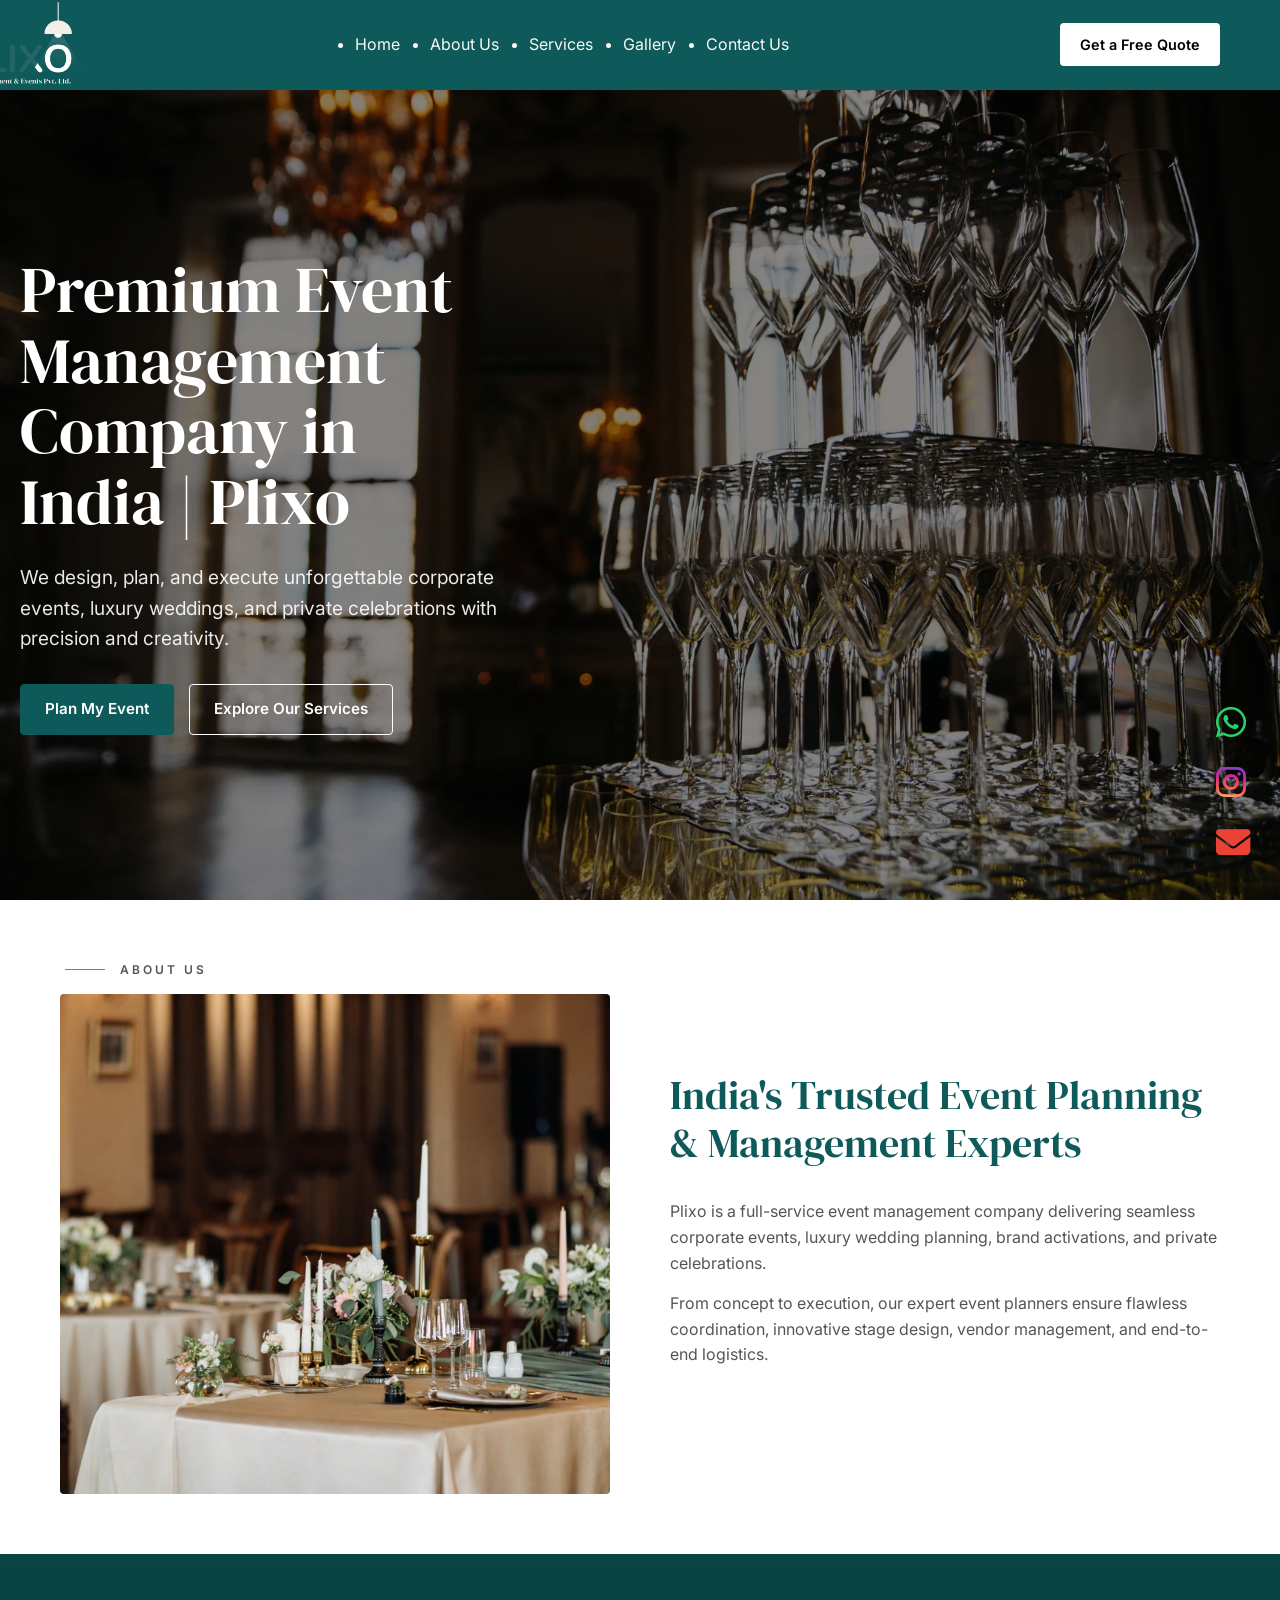
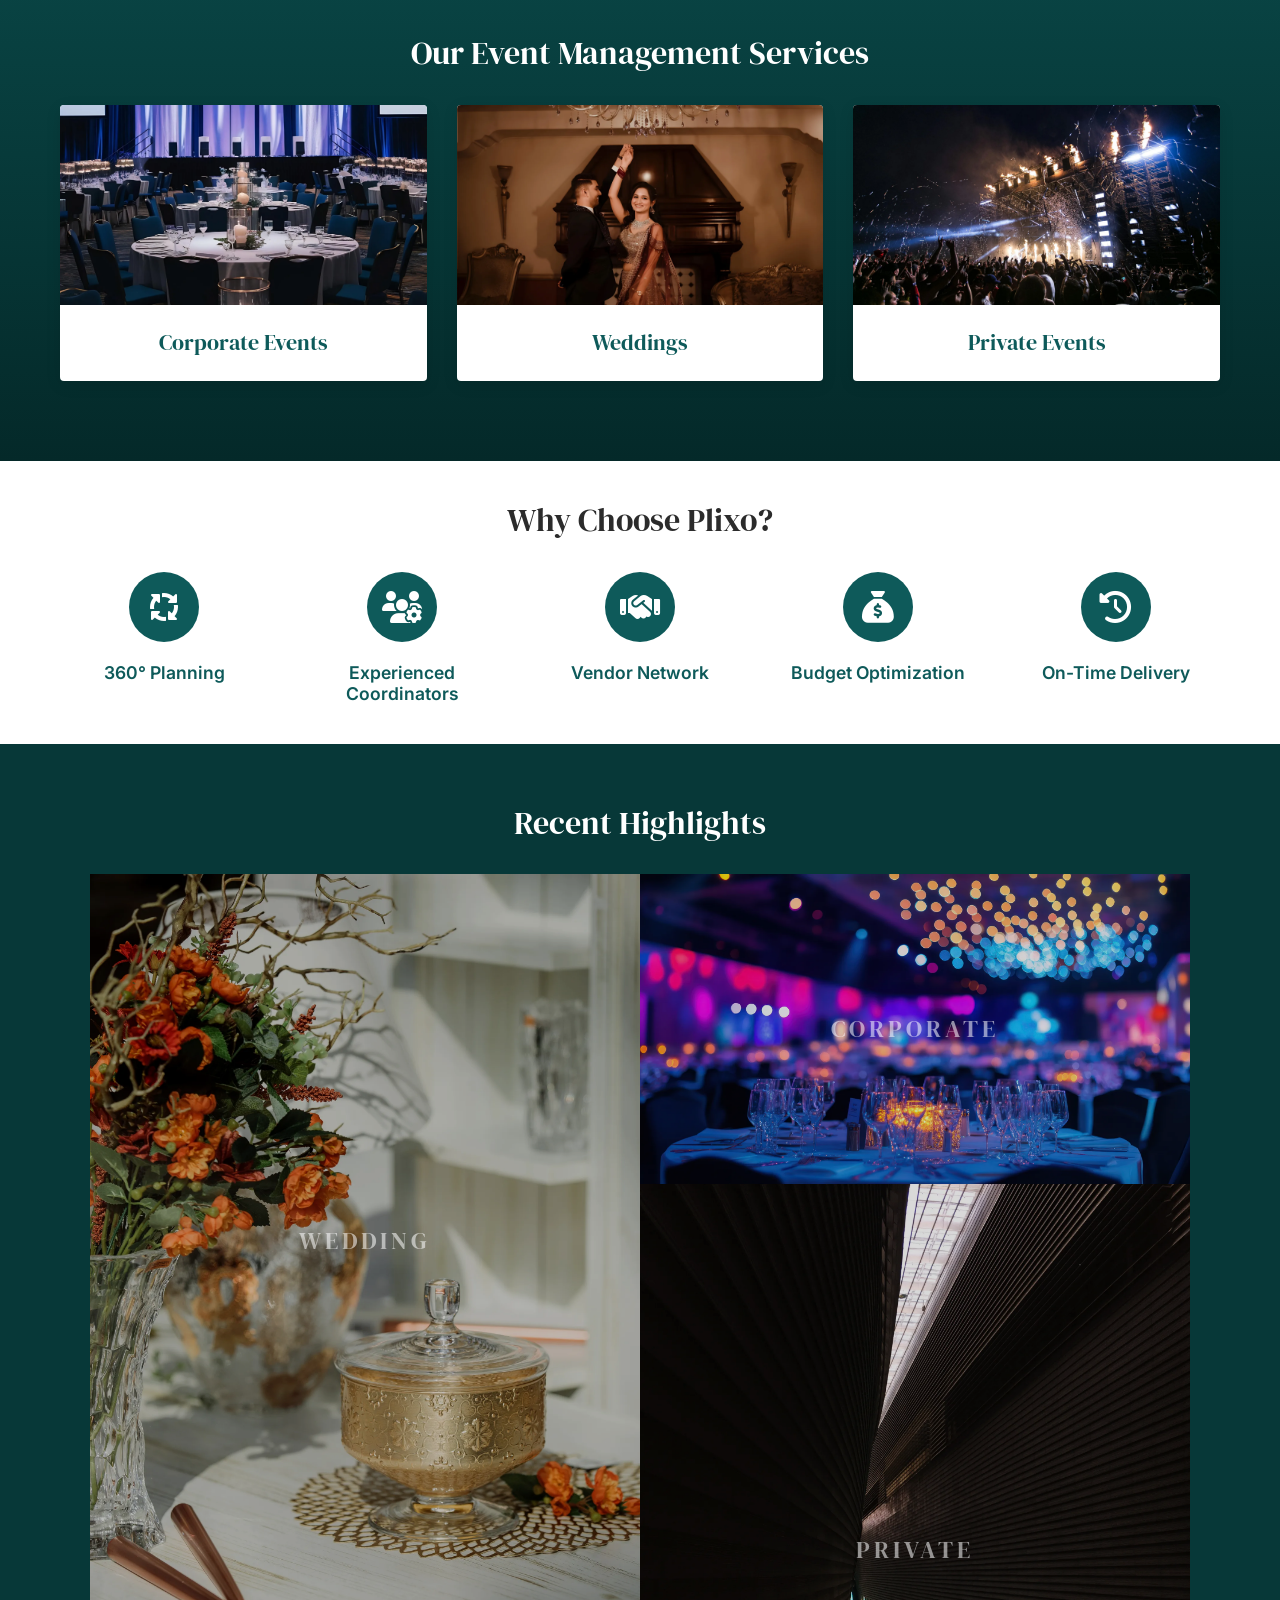
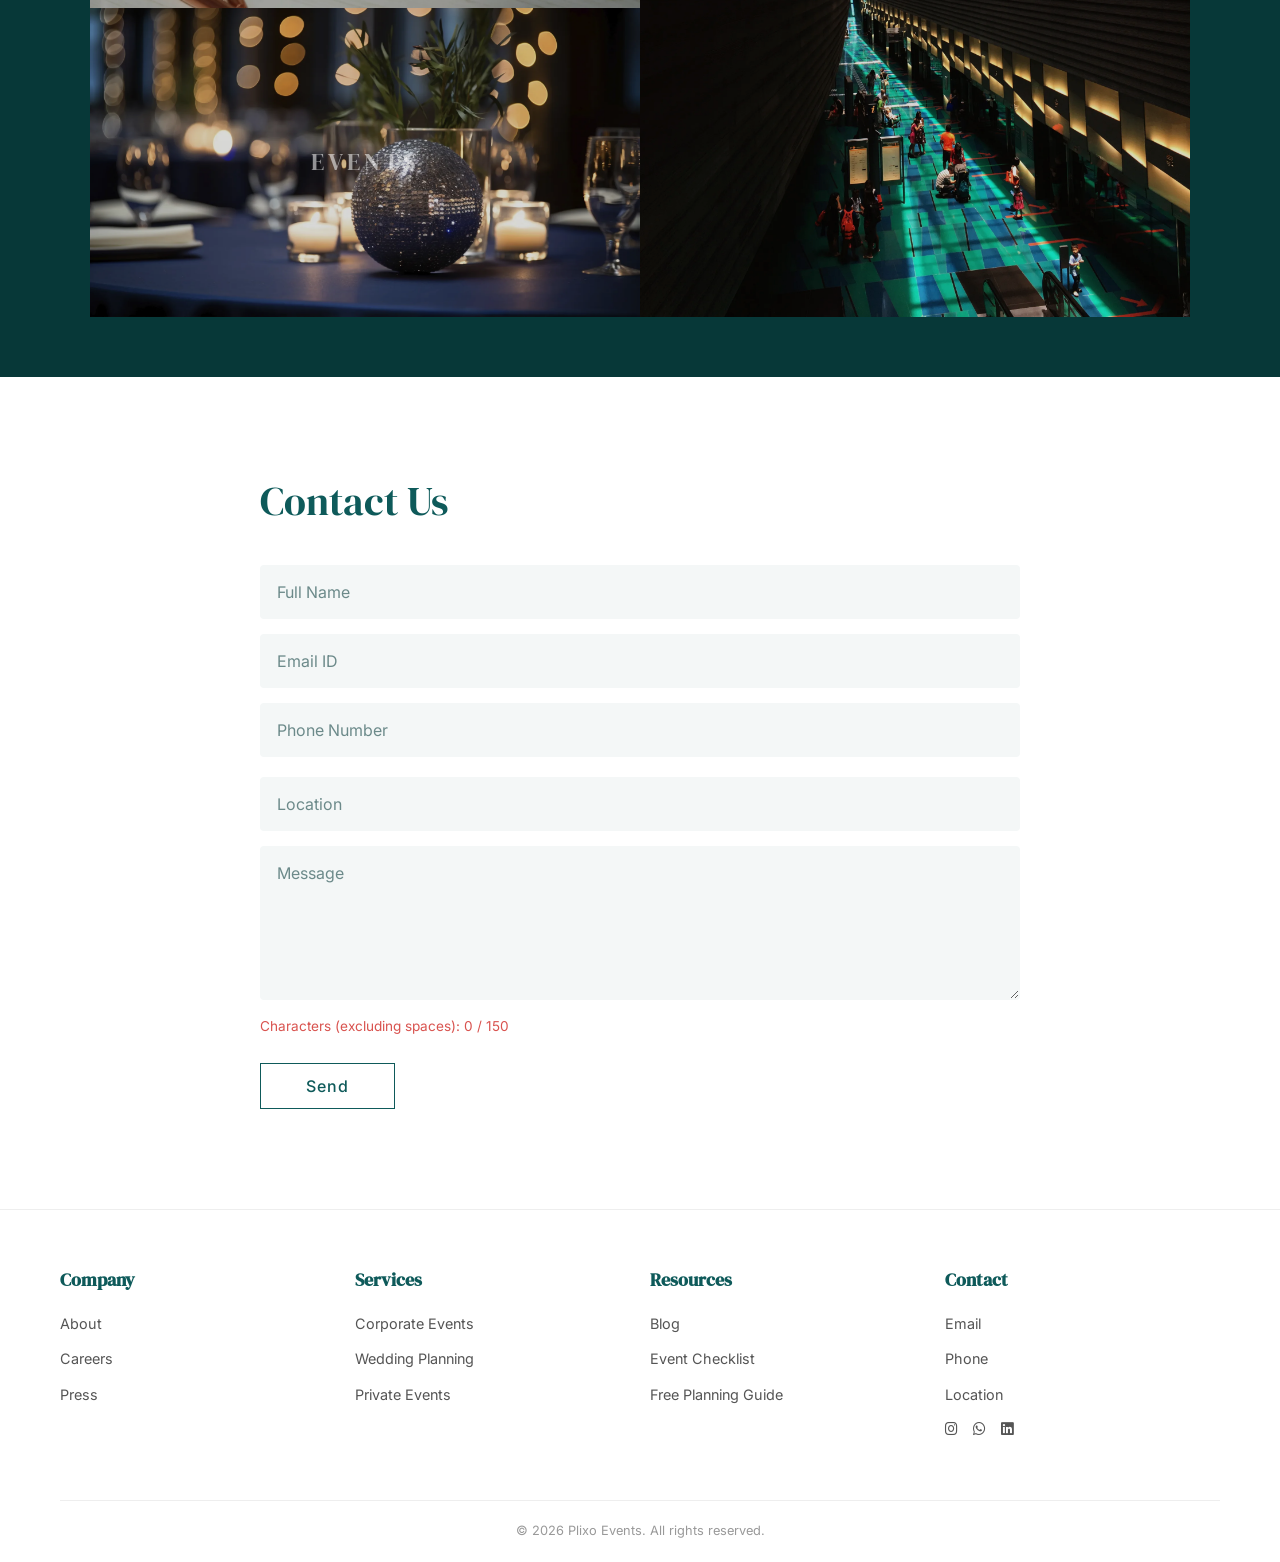
<file: index.html>
<!DOCTYPE html>
<html lang="en">
<head>

    <title>Plixo Events | Premier Event Planning & Management</title>
    <meta name="description" content="Plixo Events offers professional event planning for corporate, social, and wedding events. Transform your vision into reality with our expert team.">
    <link rel="canonical" href="https://plixoevents.in/" />
    <meta name="robots" content="index, follow">

    <meta charset="UTF-8">
    <meta name="viewport" content="width=device-width, initial-scale=1.0">
    <title>Plixo Events | Premium Event Planning</title>
    
    <link rel="icon" type="image/png" href="images/plixo-final.png">
    <link rel="stylesheet" href="https://cdnjs.cloudflare.com/ajax/libs/font-awesome/6.4.0/css/all.min.css">
    <link rel="preconnect" href="https://fonts.googleapis.com">
    <link rel="preconnect" href="https://fonts.gstatic.com" crossorigin>
    <link href="https://fonts.googleapis.com/css2?family=DM+Serif+Display&family=Inter:wght@300;400;500;600;700&display=swap" rel="stylesheet">
    
    <link rel="stylesheet" href="style.css">
</head>
<body>

<nav class="navbar">
        <div class="nav-container">
            <a href="#home" class="logo-link">
                <img src="images/plixo-final.png" alt="Plixo Events" class="logo-img">
            </a>
            
            <ul class="nav-menu" id="nav-menu">
                <li><a href="#home" class="nav-link">Home</a></li>
                <li><a href="#about" class="nav-link">About Us</a></li>
                <li><a href="#services" class="nav-link">Services</a></li>
                <li><a href="#highlights" class="nav-link">Gallery</a></li>
                <li><a href="#contact" class="nav-link">Contact Us</a></li>
            </ul>

            <a href="#contact" class="nav-cta-btn desktop-only">Get a Free Quote</a>

            <button class="nav-toggle" id="mobile-menu-btn" aria-label="Toggle Navigation">
                <span class="line"></span>
                <span class="line"></span>
                <span class="line"></span>
            </button>
        </div>
    </nav>

    <main>
        <section id="home" class="hero-section">
            <div class="hero-overlay"></div>
            <div class="hero-content-wrapper">
                <h1 class="hero-title">Premium Event<br>Management Company in<br>India | Plixo</h1>
                <p class="hero-subtitle">
                    We design, plan, and execute unforgettable corporate events, luxury weddings, and private celebrations with precision and creativity.
                </p>
                <div class="hero-btn-group">
                    <a href="#contact" class="btn btn-teal">Plan My Event</a>
                    <a href="#services" class="btn btn-outline">Explore Our Services</a>
                </div>
            </div>
        </section>

        <section id="about" class="about-section">
            <div class="container about-grid">
                
                <div class="about-image-wrapper">
                    
                    <div class="creative-label">
                        <span class="label-line"></span>
                        <span class="label-text">ABOUT US</span>
                    </div>
                    <img src="images/about-us.webp" alt="Luxury Event Setting" class="about-img" onerror="this.src='https://images.unsplash.com/photo-1519225465134-43d936748430?q=80&w=1000&auto=format&fit=crop'">
                </div>
                
                <div class="about-text-wrapper">
                    <h2 class="section-title">India's Trusted Event Planning & Management Experts</h2>
                    <div class="about-desc">
                        <p>Plixo is a full-service event management company delivering seamless corporate events, luxury wedding planning, brand activations, and private celebrations.</p>
                        <p>From concept to execution, our expert event planners ensure flawless coordination, innovative stage design, vendor management, and end-to-end logistics.</p>
                    </div>
                </div>
            </div>
        </section>

        <section id="services" class="services-section">
            <div class="container">
                <h2 class="section-title text-center text-white">Our Event Management Services</h2>
                
                <div class="services-grid">
                    
                    <a href="services/corporate.html" class="service-card">
                        <div class="card-image" style="background-image: url('images/thumbnails/corporate-thumb.webp');"></div>
                        <div class="card-content">
                            <h3>Corporate Events</h3>
                            <p>We organize conferences, product launches, award nights, annual meetings, & business summits with strategic planning & high-impact execution.</p>
                        </div>
                    </a>

                    <a href="services/wedding.html" class="service-card">
                        <div class="card-image" style="background-image: url('images/thumbnails/wedding-thumb.webp');"></div>
                        <div class="card-content">
                            <h3>Weddings</h3>
                            <p>Destination weddings, theme weddings, décor styling, venue booking, and guest management services.</p>
                        </div>
                    </a>

                    <a href="services/private.html" class="service-card">
                        <div class="card-image" style="background-image: url('images/thumbnails/private-thumb.webp');"></div>
                        <div class="card-content">
                            <h3>Private Events</h3>
                            <p>Birthdays, anniversaries, engagement ceremonies, and milestone celebrations executed with elegance.</p>
                        </div>
                    </a>

                </div>
            </div>
        </section>

        <section class="features-section">
            <div class="container">
                <h2 class="section-title text-center">Why Choose Plixo?</h2>
                        
                <div class="features-grid">
            <div class="feature-item">
                <div class="icon-circle">
                    <i class="fa-solid fa-arrows-spin"></i>
            </div>
                <h3>360° Planning</h3>
            </div>

            <div class="feature-item">
                <div class="icon-circle">
                    <i class="fa-solid fa-users-gear"></i>
            </div>
                <h3>Experienced Coordinators</h3>
            </div>

            <div class="feature-item">
                <div class="icon-circle">
                    <i class="fa-solid fa-handshake"></i>
            </div>
                <h3>Vendor Network</h3>
            </div>

            <div class="feature-item">
                <div class="icon-circle">
                    <i class="fa-solid fa-sack-dollar"></i>
            </div>
                <h3>Budget Optimization</h3>
            </div>

            <div class="feature-item">
                <div class="icon-circle">
                    <i class="fa-solid fa-clock-rotate-left"></i>
            </div>
                <h3>On-Time Delivery</h3>
            </div>
            </div>
        </section>

        <section id="highlights" class="highlights-section">
            <div class="container">
                <h2 class="section-title text-center text-white">Recent Highlights</h2>
                
                <div class="gallery-collage">
                    <a href="gallery.html?category=weddings" class="collage-item large-vert">
                        <img src="images/gallery-thumbnails/wedding-gall.webp" alt="Corporate Event" loading="lazy">
                        <div class="hover-label">Wedding</div>
                    </a>

                    <a href="gallery.html?category=private" class="collage-item">
                        <img src="images/gallery-thumbnails/events-gall.webp" alt="Private Party" loading="lazy">
                        <div class="hover-label">Events</div>
                    </a>

                    <a href="gallery.html?category=corporate" class="collage-item wide">
                        <img src="images/gallery-thumbnails/corporate-gall.webp" alt="Wedding Event" loading="lazy">
                        <div class="hover-label">Corporate</div>
                    </a>

                    <a href="gallery.html?category=private" class="collage-item">
                        <img src="images/gallery-thumbnails/private-gall.webp" alt="Conference" loading="lazy">
                        <div class="hover-label">Private</div>
                    </a>
                </div>
            </div>
        </section>

        <section id="contact" class="contact-section">
            <div class="container contact-container">
                <h2 class="section-title contact-title">Contact Us</h2>
                
                <form action="https://formsubmit.co/plixoevents@gmail.com" method="POST" id="contactForm" class="contact-form">
                    
                    <input type="hidden" name="_subject" value="New Inquiry from Plixo Website">
                    <input type="hidden" name="_captcha" value="true"> <div class="form-group full-width">
                        <input type="text" name="Full Name" placeholder="Full Name" required>
                    </div>

                    <div class="form-group full-width">
                        <input type="email" name="Email" placeholder="Email ID" required>
                    </div>

                    <div class="form-row">
                        <div class="form-group half-width">
                            <input type="tel" name="Phone Number" placeholder="Phone Number" required>
                        </div>
                        <div class="form-group half-width">
                            <input type="text" name="Location" placeholder="Location" required>
                        </div>
                    </div>

                    <div class="form-group full-width">
                        <textarea name="Message" id="messageBox" placeholder="Message" rows="6" required></textarea>
                        <small id="charCountMsg" class="char-count-msg">Characters (excluding spaces): 0 / 150</small>
                    </div>

                    <button type="submit" class="btn-submit">Send</button>
                </form>
            </div>
        </section>


        <footer id="contact" class="main-footer">
            <div class="container">
                <div class="footer-grid">
                    
                    <div class="footer-col">
                        <h4>Company</h4>
                        <ul>
                            <li><a href="#about">About</a></li>
                            <li><a href="#">Careers</a></li>
                            <li><a href="#">Press</a></li>
                        </ul>
                    </div>

                    <div class="footer-col">
                        <h4>Services</h4>
                        <ul>
                            <li><a href="services/corporate.html">Corporate Events</a></li>
                            <li><a href="services/wedding.html">Wedding Planning</a></li>
                            <li><a href="services/private.html">Private Events</a></li>
                        </ul>
                    </div>

                    <div class="footer-col">
                        <h4>Resources</h4>
                        <ul>
                            <li><a href="#">Blog</a></li>
                            <li><a href="#">Event Checklist</a></li>
                            <li><a href="#">Free Planning Guide</a></li>
                        </ul>
                    </div>

                    <div class="footer-col">
                        <h4>Contact</h4>
                        <ul>
                            <li><a href="mailto:plixoevents@gmail.com">Email</a></li>
                            <li><a href="tel:+919876543210">Phone</a></li>
                            <li><a href="#">Location</a></li>
                            <li class="social-icons">
                                <a href="#"><i class="fa-brands fa-instagram"></i></a>
                                <a href="#"><i class="fa-brands fa-whatsapp"></i></a>
                                <a href="#"><i class="fa-brands fa-linkedin"></i></a>
                            </li>
                        </ul>
                    </div>

                </div>
                
                <div class="footer-bottom">
                    <p>&copy; 2026 Plixo Events. All rights reserved.</p>
                </div>
            </div>
        </footer>
    </main>

    <div class="floating-socials">
        <a href="https://wa.me/919355063737" target="_blank" class="float-btn whatsapp" aria-label="Chat on WhatsApp">
            <i class="fa-brands fa-whatsapp"></i>
        </a>
        
        <a href="https://www.instagram.com/plixo_events/" target="_blank" class="float-btn instagram" aria-label="Visit Instagram">
            <i class="fa-brands fa-instagram"></i>
        </a>
        
        <a href="mailto:plixoevents@gmail.com" class="float-btn gmail" aria-label="Email Us">
            <i class="fa-solid fa-envelope"></i>
        </a>
    </div>

    <script src="script.js"></script>
    <script src="gallery.js"></script>
</body>
</html>
</file>
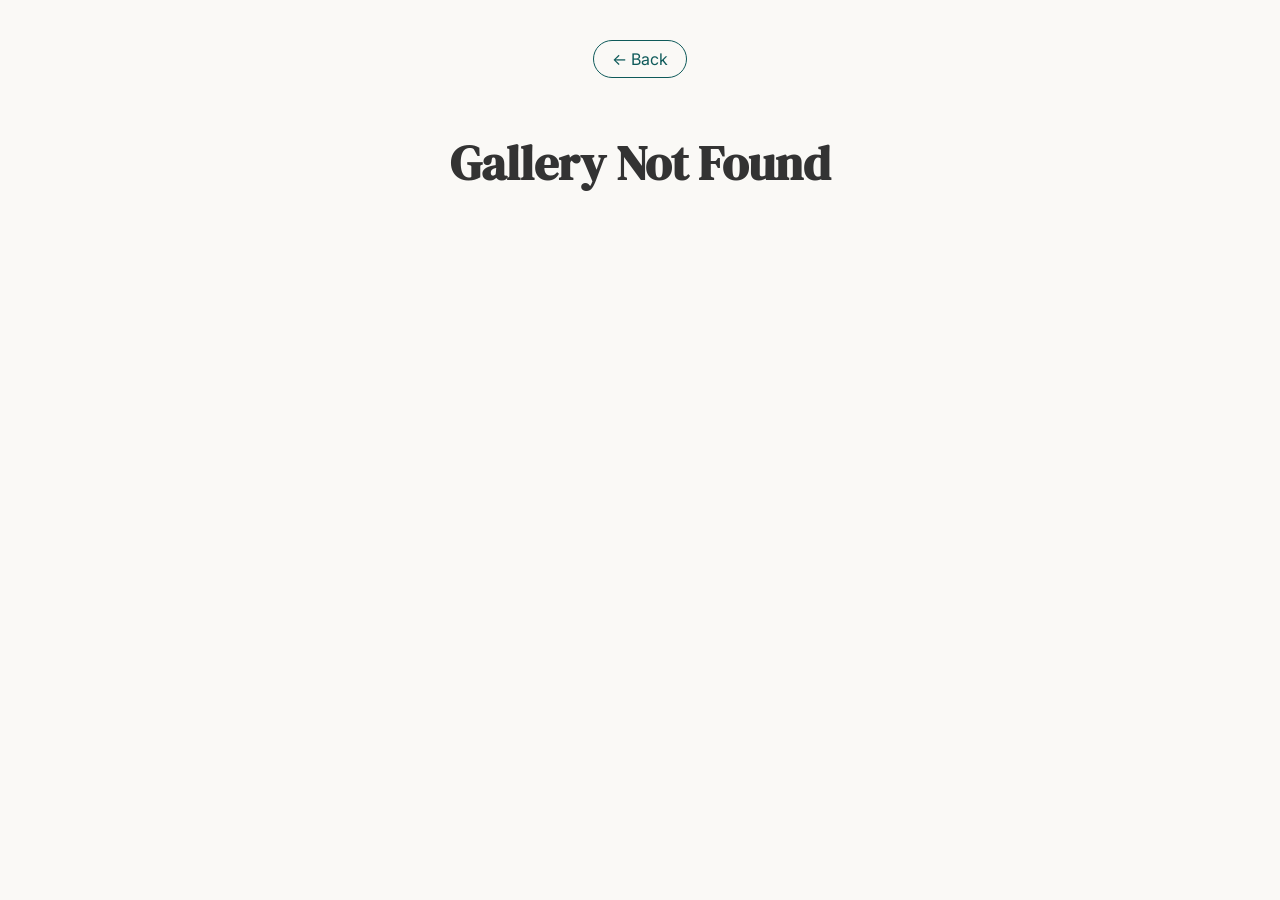
<file: gallery.html>
<!DOCTYPE html>
<html lang="en">
<head>
<meta charset="UTF-8">
<meta name="viewport" content="width=device-width, initial-scale=1.0">
<title>Gallery | PlixoEvents</title>

<link href="https://fonts.googleapis.com/css2?family=DM+Serif+Display&family=Inter:wght@400;600&display=swap" rel="stylesheet">

<style>
body {
  font-family: 'Inter', sans-serif;
  background: #FAF9F6;
  margin: 0;
  padding: 40px 20px;
}

.gallery-header {
  text-align: center;
  margin-bottom: 50px;
}

.gallery-header h1 {
  font-family: 'DM Serif Display', serif;
  font-size: 3rem;
  color: #333;
}

.back-btn {
  text-decoration: none;
  color: #0E5A5A;
  border: 1px solid #0E5A5A;
  padding: 8px 18px;
  border-radius: 30px;
  display: inline-block;
  margin-bottom: 20px;
  transition: all 0.3s ease;
}

.back-btn:hover {
  background-color: #0E5A5A;
  color: #fff;
}

.gallery-grid {
  max-width: 1200px;
  margin: auto;
  display: grid;
  grid-template-columns: repeat(auto-fill, minmax(280px, 1fr));
  gap: 24px;
}

.gallery-grid img {
  width: 100%;
  height: 240px;
  object-fit: cover;
  border-radius: 12px;
  box-shadow: 0 4px 6px rgba(0,0,0,0.1);
  transition: transform 0.3s ease;
  background-color: #e0e0e0; /* Loading placeholder color */
}

.gallery-grid img:hover {
  transform: translateY(-5px);
}

/* =========================================
   MOBILE GALLERY (Camera Roll Style)
   ========================================= */
@media (max-width: 768px) {
  .gallery-grid {
    /* Forces exactly 3 columns of equal size */
    grid-template-columns: repeat(3, 1fr); 
    gap: 4px; /* Tighter spacing like a real phone gallery */
    padding: 10px 5px; /* Reduces the bulky edge padding on mobile */
  }

  .gallery-grid img {
    height: auto; 
    aspect-ratio: 1 / 1; /* Forces every image to be a perfect square */
    border-radius: 4px; /* Slightly sharper corners for small thumbnails */
    box-shadow: none; /* Removes shadow for a flatter, native app look */
  }
}

/* Error Message Styling */
.error-msg {
  text-align: center;
  font-size: 1.2rem;
  color: #666;
  grid-column: 1 / -1;
}

/* =========================================
   LIGHTBOX MODAL STYLING (Responsive & Centered)
   ========================================= */
.lightbox {
  display: none; /* JavaScript will change this to 'flex' */
  position: fixed;
  z-index: 2000; /* Sits on top of absolutely everything */
  left: 0;
  top: 0;
  width: 100vw;
  height: 100vh;
  background-color: rgba(0, 0, 0, 0.95); /* Deep dark overlay */
  backdrop-filter: blur(5px); /* Blurs the website behind it */
  
  /* Flexbox guarantees perfect dead-center alignment */
  align-items: center;      
  justify-content: center;  
  padding: 0; /* Removes the old top padding */
}

/* The Enlarged Image */
.lightbox-content {
  max-width: 95vw; /* Fills most of the screen with a tiny edge buffer */
  max-height: 95vh;
  margin: 0; /* Auto margin removed; Flexbox handles centering */
  border-radius: 8px;
  object-fit: contain; /* Prevents stretching */
  animation: zoomIn 0.3s ease; /* Smooth pop-in effect */
}

@keyframes zoomIn {
  from { transform: scale(0.9); opacity: 0; }
  to { transform: scale(1); opacity: 1; }
}

/* Navigation Buttons (Arrows) */
.lightbox-prev, .lightbox-next {
  cursor: pointer;
  position: absolute;
  top: 50%;
  transform: translateY(-50%); /* Perfect vertical centering */
  width: auto;
  padding: 8px;
  color: white;
  font-weight: bold;
  font-size: 15px;
  background: rgba(0,0,0,0.5);
  border: none;
  border-radius: 4px;
  user-select: none;
  transition: background 0.3s;
  z-index: 2001; /* CRITICAL: Forces arrows ON TOP of the image */
}

/* Push arrows to the absolute edges */
.lightbox-prev { left: 10px; }
.lightbox-next { right: 10px; }

.lightbox-prev:hover, .lightbox-next:hover {
  background-color: rgba(0,0,0,0.9);
}

/* Close Button */
.close-lightbox {
  position: absolute;
  top: 15px;
  right: 25px;
  color: #fff;
  font-size: 40px;
  font-weight: bold;
  cursor: pointer;
  transition: color 0.3s;
  z-index: 2002; /* CRITICAL: Forces close button ON TOP of everything */
}

.close-lightbox:hover { 
  color: var(--accent-teal, #0E5A5A); 
}

/* Make grid images look clickable */
.gallery-grid img {
    cursor: pointer;
    object-fit: cover;
    object-position: center center;
}

/* Forces the slider images to fill the container perfectly */
.mySlides {
    width: 100%;
    height: 100%;
    display: none; /* Handled by JS */
}

.mySlides img {
    width: 100%;
    height: 100%;
    max-height: 80vh; /* Adjust this if the slider is too tall */
    object-fit: cover; /* Ensures the image fills the space without stretching */
    object-position: center center; /* <--- ADDED THIS HERE */
    display: block;
}

</style>
</head>

<body>

<div class="gallery-header">
  <a href="index.html#highlights" class="back-btn">← Back</a>
  <h1 id="galleryTitle">Loading...</h1>
</div>

<div class="gallery-grid" id="galleryGrid"></div>

<script src="gallery.js"></script> 

    <div id="lightbox-modal" class="lightbox">
      <span class="close-lightbox" onclick="closeLightbox()">&times;</span>
      
      <button class="lightbox-prev" onclick="changeLightboxImage(-1)">&#10094;</button>
      
      <img class="lightbox-content" id="lightbox-img">
      
      <button class="lightbox-next" onclick="changeLightboxImage(1)">&#10095;</button>

</div>

</body>
</html>
</file>
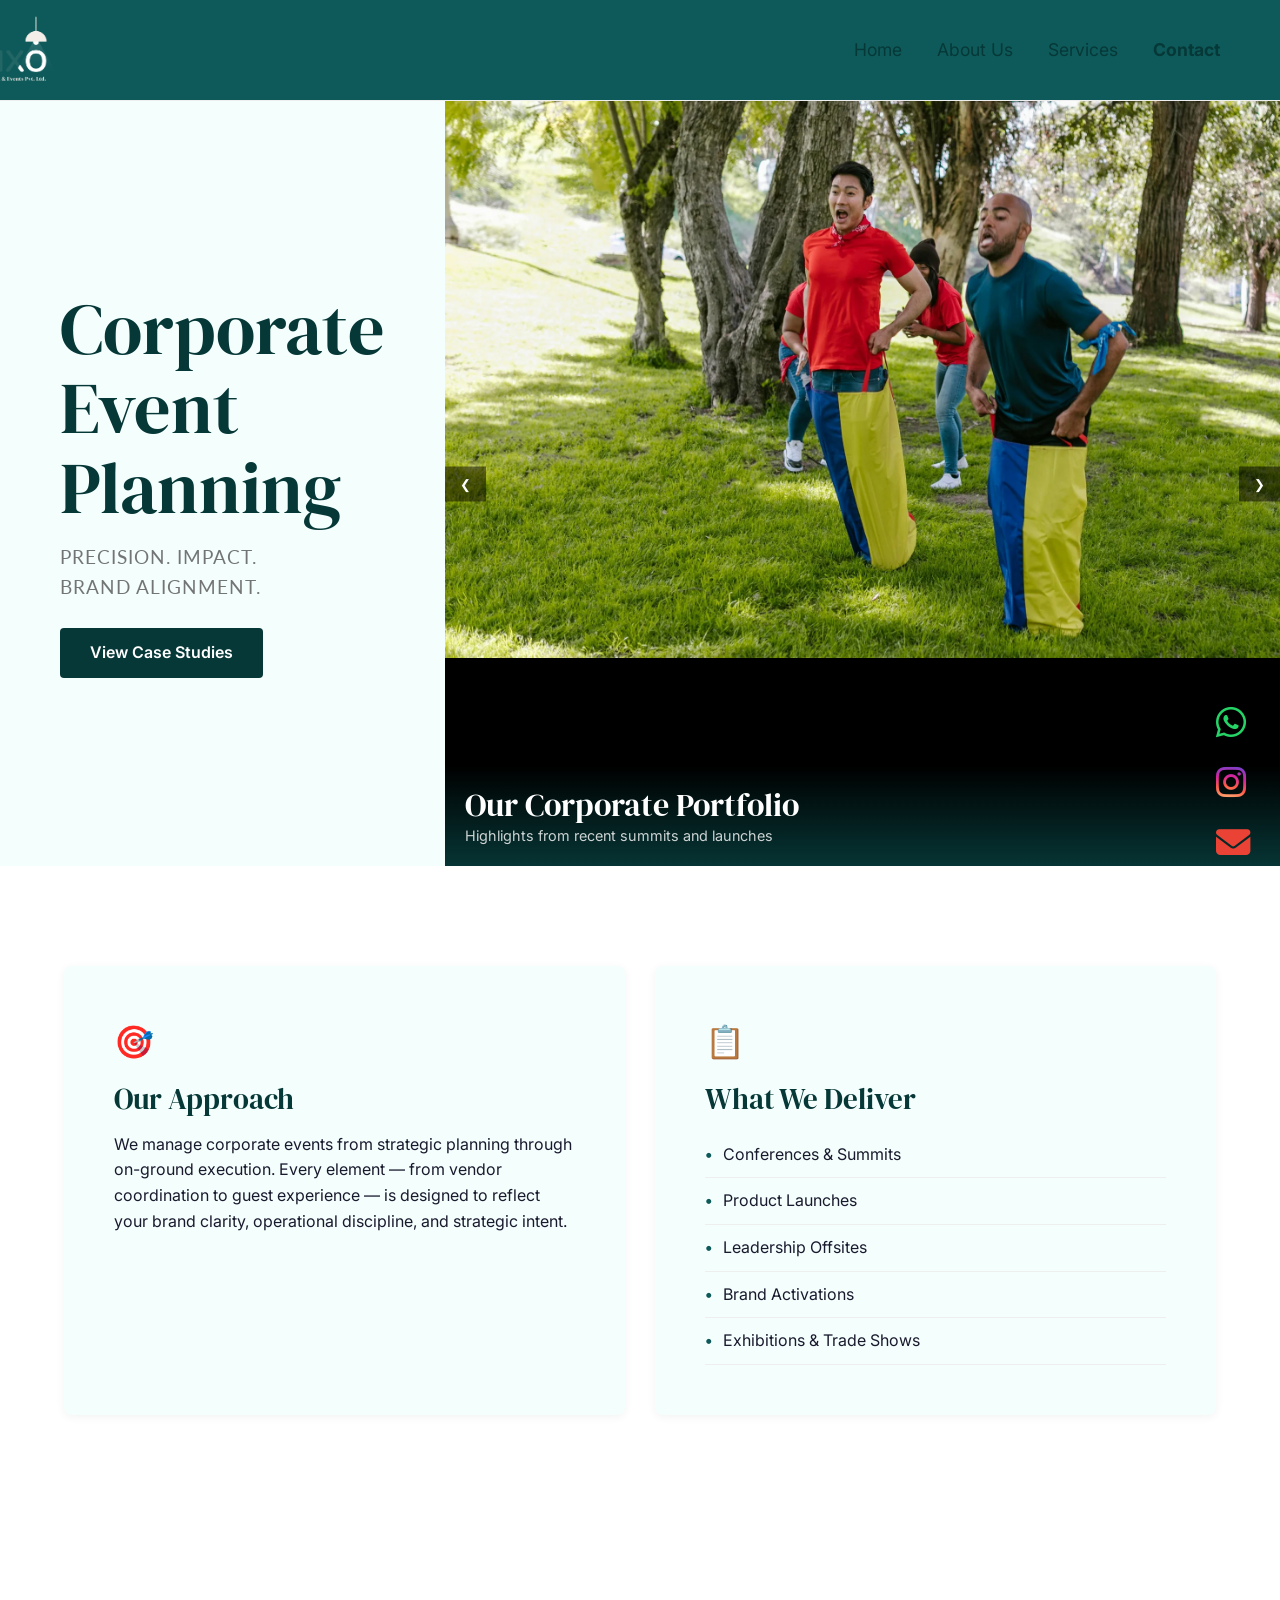
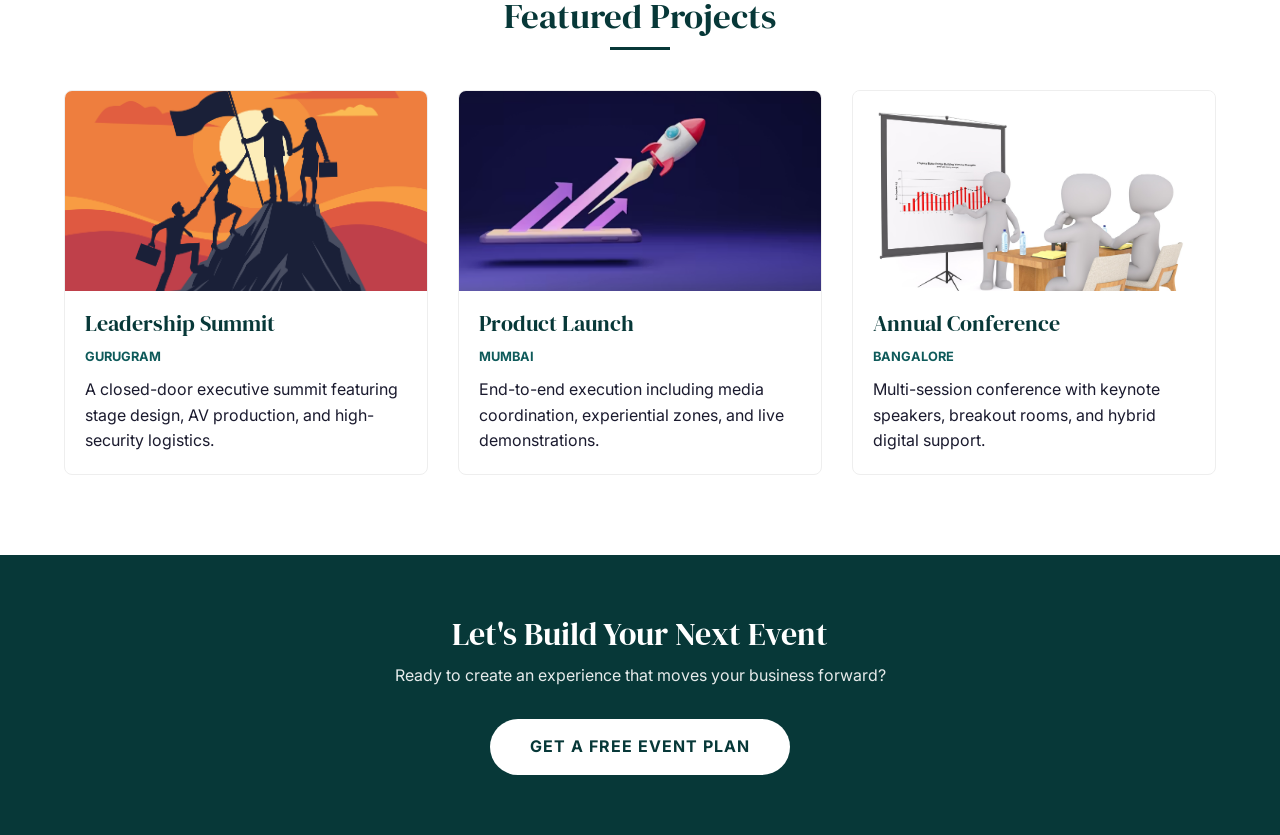
<file: services/corporate.html>
<!DOCTYPE html>
<html lang="en">
<head>
  <meta charset="UTF-8">
  <meta name="viewport" content="width=device-width, initial-scale=1.0">
  <title>Corporate Events — PLIXOEVENTS</title>

  <link rel="icon" type="image/png" href="../images/plixo-final(copy).png">
  <link rel="stylesheet" href="https://cdnjs.cloudflare.com/ajax/libs/font-awesome/6.4.2/css/all.min.css">
  <link rel="preconnect" href="https://fonts.googleapis.com">
  <link rel="preconnect" href="https://fonts.gstatic.com" crossorigin>
  <link href="https://fonts.googleapis.com/css2?family=DM+Serif+Display&family=Inter:wght@400;500;600&family=Lato:wght@400;700&display=swap" rel="stylesheet">

  <link rel="stylesheet" href="../style.css">
  <link rel="stylesheet" href="corporate.css">
</head>

<body>

  <header class="main-header">
        <div class="nav-container">
            <a href="../index.html#home" class="logo-link">
                <img src="../images/plixo-final.png" alt="Plixo Events" class="logo-img">
            </a>
      
      <button class="menu-toggle" aria-label="Toggle navigation">
        <span class="bar"></span>
        <span class="bar"></span>
        <span class="bar"></span>
      </button>

      <nav class="nav-links">
        <a href="../index.html">Home</a>
        <a href="../index.html#about">About Us</a>
        <a href="../index.html#services" class="active">Services</a>
        <a href="../index.html#contact" class="contact-btn">Contact</a>
      </nav>
    </div>
  </header>

  <section class="corporate-hero-wrapper">
    
    <div class="hero-text-side">
      <h1>Corporate Event Planning</h1>
      <p class="hero-tagline">Precision. Impact. <br> Brand Alignment.</p>
      <a href="#projects" class="hero-cta">View Case Studies</a>
    </div>

    <div class="hero-slideshow-side">
      <div class="slideshow-window">
          <div class="slideshow-container" id="corporateSlideshow" data-id="corporate">
            </div>
      </div>
      
      <button class="slide-btn prev" aria-label="Previous Slide">&#10094;</button>
      <button class="slide-btn next" aria-label="Next Slide">&#10095;</button>
      
      <div class="slideshow-caption">
          <h3>Our Corporate Portfolio</h3>
          <p>Highlights from recent summits and launches</p>
      </div>
    </div>

  </section>

  <section class="details-section">
    <div class="details-grid">
      
      <div class="detail-box approach-box">
        <div class="icon-wrap">🎯</div>
        <h2>Our Approach</h2>
        <p>
          We manage corporate events from strategic planning through on-ground execution.
          Every element — from vendor coordination to guest experience — is designed to reflect your brand clarity, operational discipline, and strategic intent.
        </p>
      </div>

      <div class="detail-box deliver-box">
        <div class="icon-wrap">📋</div>
        <h2>What We Deliver</h2>
        <ul class="deliverables-list">
          <li>Conferences & Summits</li>
          <li>Product Launches</li>
          <li>Leadership Offsites</li>
          <li>Brand Activations</li>
          <li>Exhibitions & Trade Shows</li>
        </ul>
      </div>

    </div>
  </section>

  <section id="projects" class="projects-section">
    <div class="section-header">
      <h2>Featured Projects</h2>
      <div class="line"></div>
    </div>
    
    <div class="work-grid">
      
      <div class="work-card">
        <div class="work-image" style="background-image: url('../images/corp/corp-1.webp');"></div>
        <div class="work-content">
          <h3>Leadership Summit</h3>
          <span class="location">Gurugram</span>
          <p>A closed-door executive summit featuring stage design, AV production, and high-security logistics.</p>
        </div>
      </div>

      <div class="work-card">
        <div class="work-image" style="background-image: url('../images/corp/corp-2.webp');"></div>
        <div class="work-content">
          <h3>Product Launch</h3>
          <span class="location">Mumbai</span>
          <p>End-to-end execution including media coordination, experiential zones, and live demonstrations.</p>
        </div>
      </div>

      <div class="work-card">
        <div class="work-image" style="background-image: url('../images/corp/corp-3.webp');"></div>
        <div class="work-content">
          <h3>Annual Conference</h3>
          <span class="location">Bangalore</span>
          <p>Multi-session conference with keynote speakers, breakout rooms, and hybrid digital support.</p>
        </div>
      </div>

    </div>
  </section>

  <section class="cta-section">
    <div class="cta-content">
      <h2>Let's Build Your Next Event</h2>
      <p>Ready to create an experience that moves your business forward?</p>
      <a href="../index.html#contact" class="btn-primary">Get a Free Event Plan</a>
    </div>
  </section>

  <div class="floating-socials">
      <a href="https://wa.me/919355063737" target="_blank" class="float-btn whatsapp" aria-label="Chat on WhatsApp">
          <i class="fa-brands fa-whatsapp"></i>
      </a>
      
      <a href="https://www.instagram.com/plixo_events/" target="_blank" class="float-btn instagram" aria-label="Visit Instagram">
          <i class="fa-brands fa-instagram"></i>
      </a>
      
      <a href="mailto:plixoevents@gmail.com" class="float-btn gmail" aria-label="Email Us">
          <i class="fa-solid fa-envelope"></i>
      </a>
  </div>

  <script src="corporate.js"></script>
  <script src="../slideshow.js"></script>
</body>
</html>
</file>
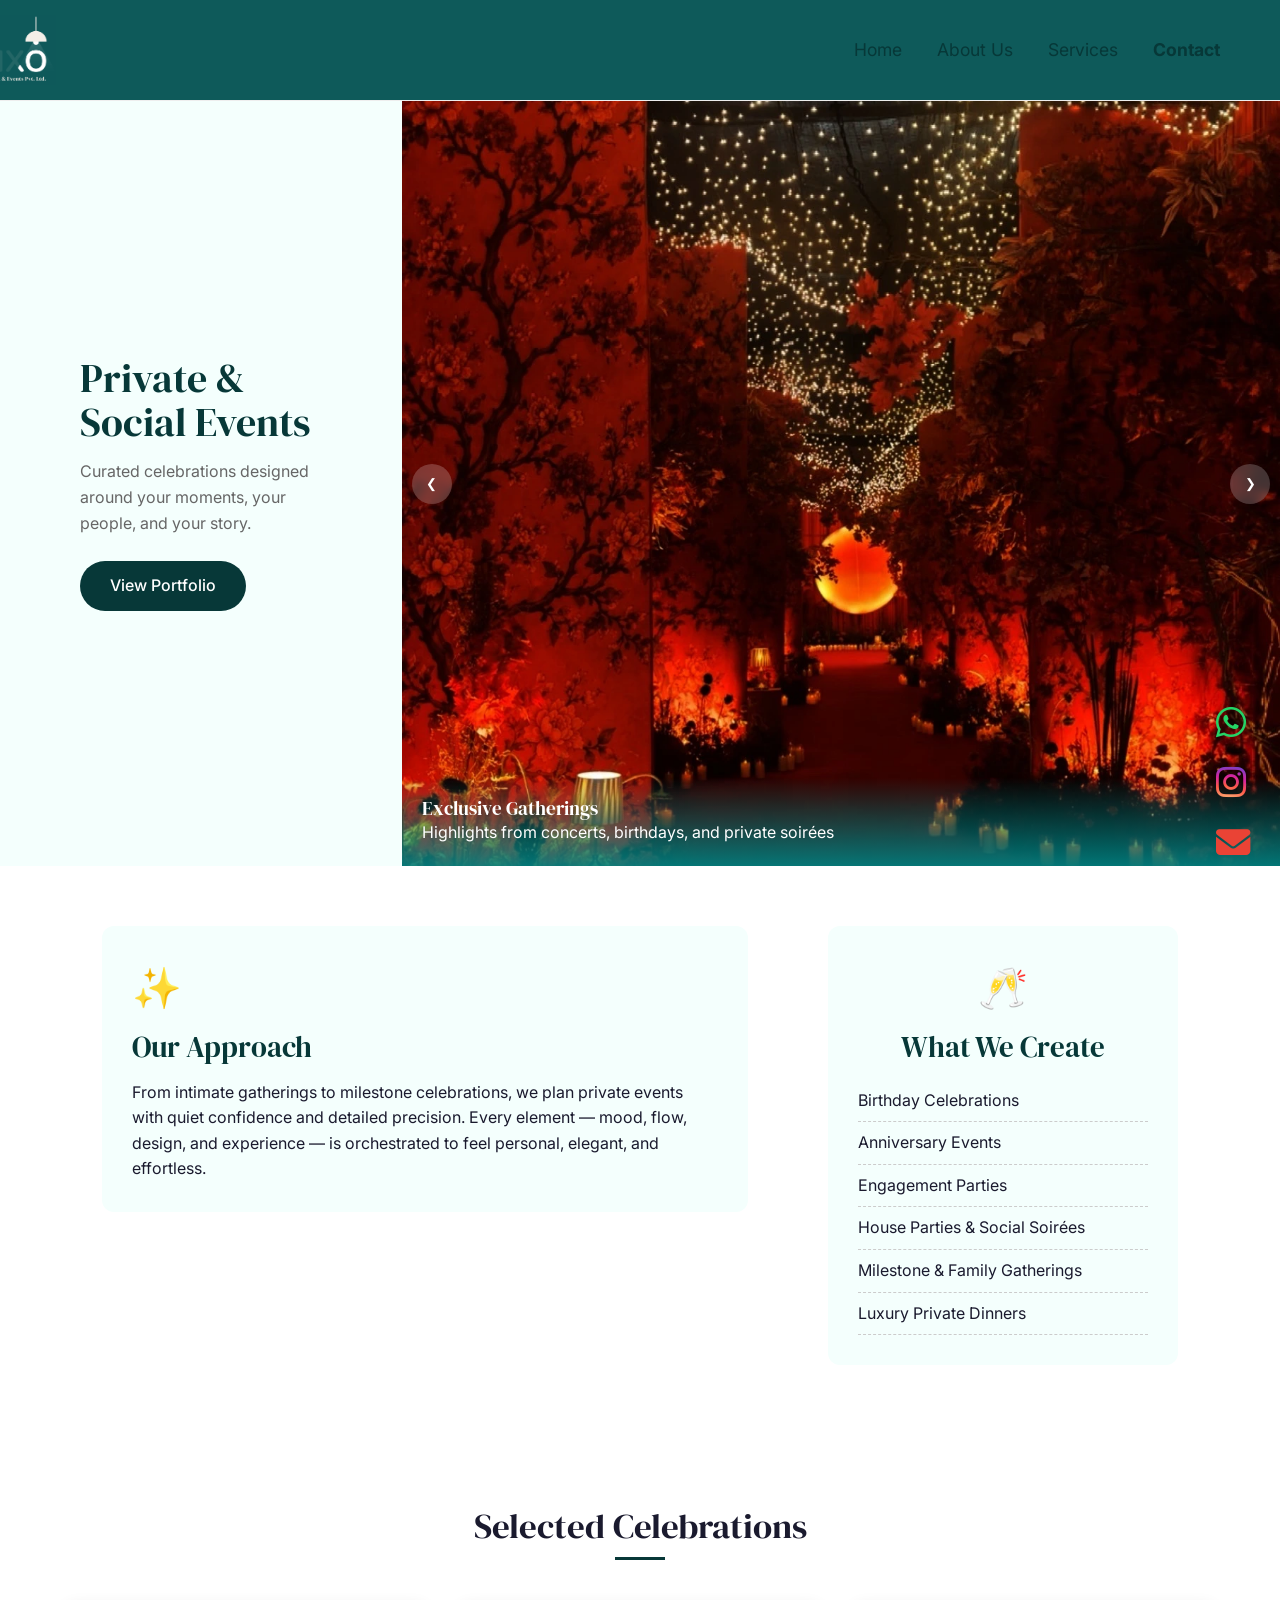
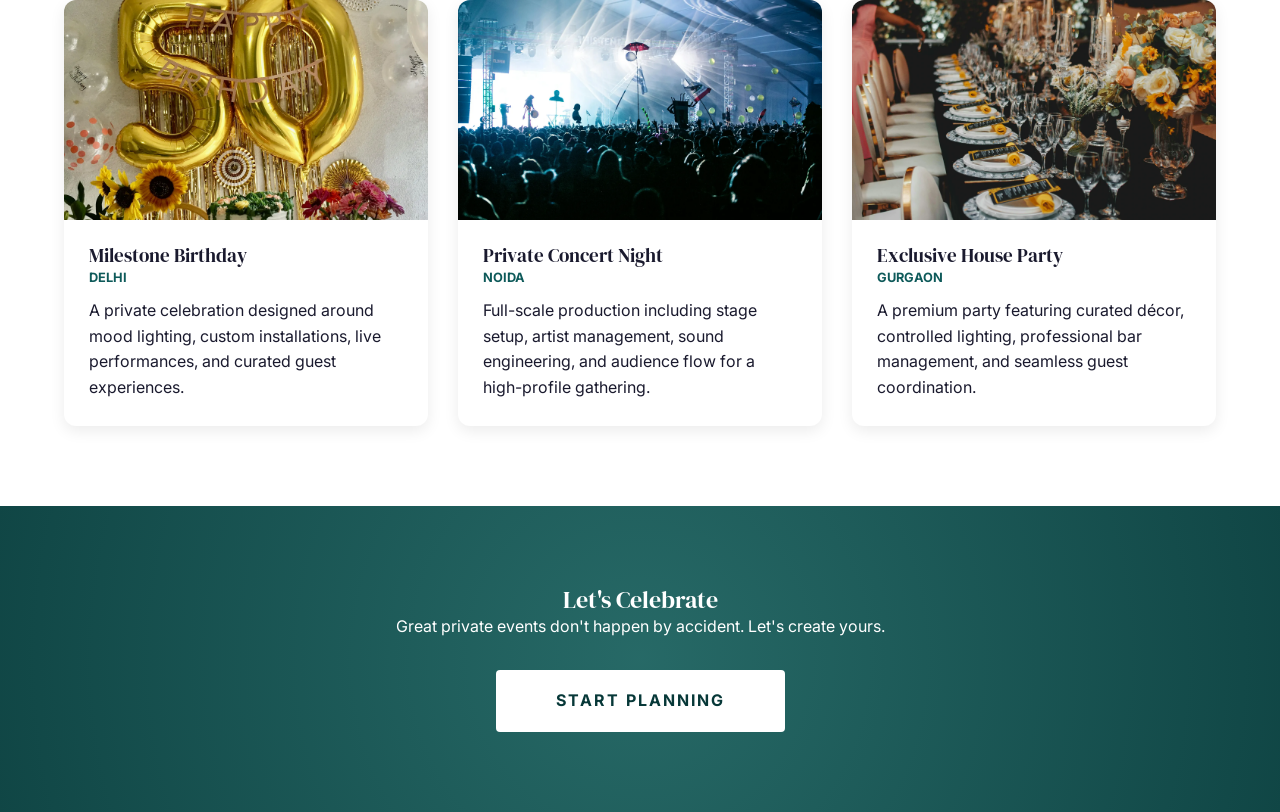
<file: services/private.html>
<!DOCTYPE html>
<html lang="en">
<head>
  <meta charset="UTF-8">
  <meta name="viewport" content="width=device-width, initial-scale=1.0">
  <title>Private Events — PLIXOEVENTS</title>

  <link rel="icon" type="image/png" href="../images/plixo-final(copy).png">
  <link rel="stylesheet" href="https://cdnjs.cloudflare.com/ajax/libs/font-awesome/6.4.2/css/all.min.css">
  <link rel="preconnect" href="https://fonts.googleapis.com">
  <link rel="preconnect" href="https://fonts.gstatic.com" crossorigin>
  <link href="https://fonts.googleapis.com/css2?family=DM+Serif+Display&family=Inter:wght@300;400;500;600&family=Lato:wght@400;700&display=swap" rel="stylesheet">

  <link rel="stylesheet" href="../style.css">
  <link rel="stylesheet" href="private.css"> 
</head>

<body>

  <header class="main-header">
        <div class="nav-container">
            <a href="../index.html#home" class="logo-link">
                <img src="../images/plixo-final.png" alt="Plixo Events" class="logo-img">
            </a>
      
      <button class="menu-toggle" aria-label="Toggle navigation">
        <span class="bar"></span>
        <span class="bar"></span>
        <span class="bar"></span>
      </button>

      <nav class="nav-links">
        <a href="../index.html">Home</a>
        <a href="../index.html#about">About Us</a>
        <a href="../index.html#services">Services</a>
        <a href="../index.html#contact" class="contact-btn">Contact</a>
      </nav>
    </div>
  </header>

  <section class="private-hero-wrapper">
    
    <div class="hero-text-side">
      <h1>Private & Social Events</h1>
      <p class="hero-sub">Curated celebrations designed around your moments, your people, and your story.</p>
      <a href="#projects" class="hero-cta">View Portfolio</a>
    </div>

    <div class="hero-slideshow-side">
      <div class="slideshow-window">
          <div class="slideshow-container" id="privateSlideshow" data-id="social">
             </div>
      </div>
      
      <button class="slide-btn prev" aria-label="Previous">&#10094;</button>
      <button class="slide-btn next" aria-label="Next">&#10095;</button>
      
      <div class="slideshow-caption">
          <h3>Exclusive Gatherings</h3>
          <p>Highlights from concerts, birthdays, and private soirées</p>
      </div>
    </div>

  </section>

  <section class="details-section">
    <div class="details-grid">
      
      <div class="detail-box approach-box">
        <div class="icon-wrap">✨</div>
        <h2>Our Approach</h2>
        <p>
          From intimate gatherings to milestone celebrations, we plan private events with quiet confidence and detailed precision.
          Every element — mood, flow, design, and experience — is orchestrated to feel personal, elegant, and effortless.
        </p>
      </div>

      <div class="detail-box create-box">
        <div class="icon-wrap">🥂</div>
        <h2>What We Create</h2>
        <ul class="deliverables-list">
          <li>Birthday Celebrations</li>
          <li>Anniversary Events</li>
          <li>Engagement Parties</li>
          <li>House Parties & Social Soirées</li>
          <li>Milestone & Family Gatherings</li>
          <li>Luxury Private Dinners</li>
        </ul>
      </div>

    </div>
  </section>

  <section id="projects" class="projects-section">
    <div class="section-header">
      <h2>Selected Celebrations</h2>
      <div class="line"></div>
    </div>
    
    <div class="work-grid">
      
      <div class="work-card">
        <div class="work-image" style="background-image: url('../images/social-1.webp');"></div>
        <div class="work-content">
          <h3>Milestone Birthday</h3>
          <span class="location">Delhi</span>
          <p>
            A private celebration designed around mood lighting, custom installations,
            live performances, and curated guest experiences.
          </p>
        </div>
      </div>

      <div class="work-card">
        <div class="work-image" style="background-image: url('../images/social-2.webp');"></div>
        <div class="work-content">
          <h3>Private Concert Night</h3>
          <span class="location">Noida</span>
          <p>
            Full-scale production including stage setup, artist management, sound engineering, 
            and audience flow for a high-profile gathering.
          </p>
        </div>
      </div>

      <div class="work-card">
        <div class="work-image" style="background-image: url('../images/social-3.webp');"></div>
        <div class="work-content">
          <h3>Exclusive House Party</h3>
          <span class="location">Gurgaon</span>
          <p>
            A premium party featuring curated décor, controlled lighting, professional
            bar management, and seamless guest coordination.
          </p>
        </div>
      </div>

    </div>
  </section>

  <section class="cta-section">
    <div class="cta-bg-layer"></div>
    <div class="cta-content">
      <h2>Let's Celebrate</h2>
      <p>Great private events don't happen by accident. Let's create yours.</p>
      <a href="../index.html#contact" class="btn-primary">Start Planning</a>
    </div>
  </section>

  <div class="floating-socials">
      <a href="https://wa.me/919355063737" target="_blank" class="float-btn whatsapp" aria-label="Chat on WhatsApp">
          <i class="fa-brands fa-whatsapp"></i>
      </a>
      
      <a href="https://www.instagram.com/plixo_events/" target="_blank" class="float-btn instagram" aria-label="Visit Instagram">
          <i class="fa-brands fa-instagram"></i>
      </a>
      
      <a href="mailto:plixoevents@gmail.com" class="float-btn gmail" aria-label="Email Us">
          <i class="fa-solid fa-envelope"></i>
      </a>
  </div>


  <script src="private.js"></script> 
  <script src="../slideshow.js"></script>
</body>
</html>
</file>
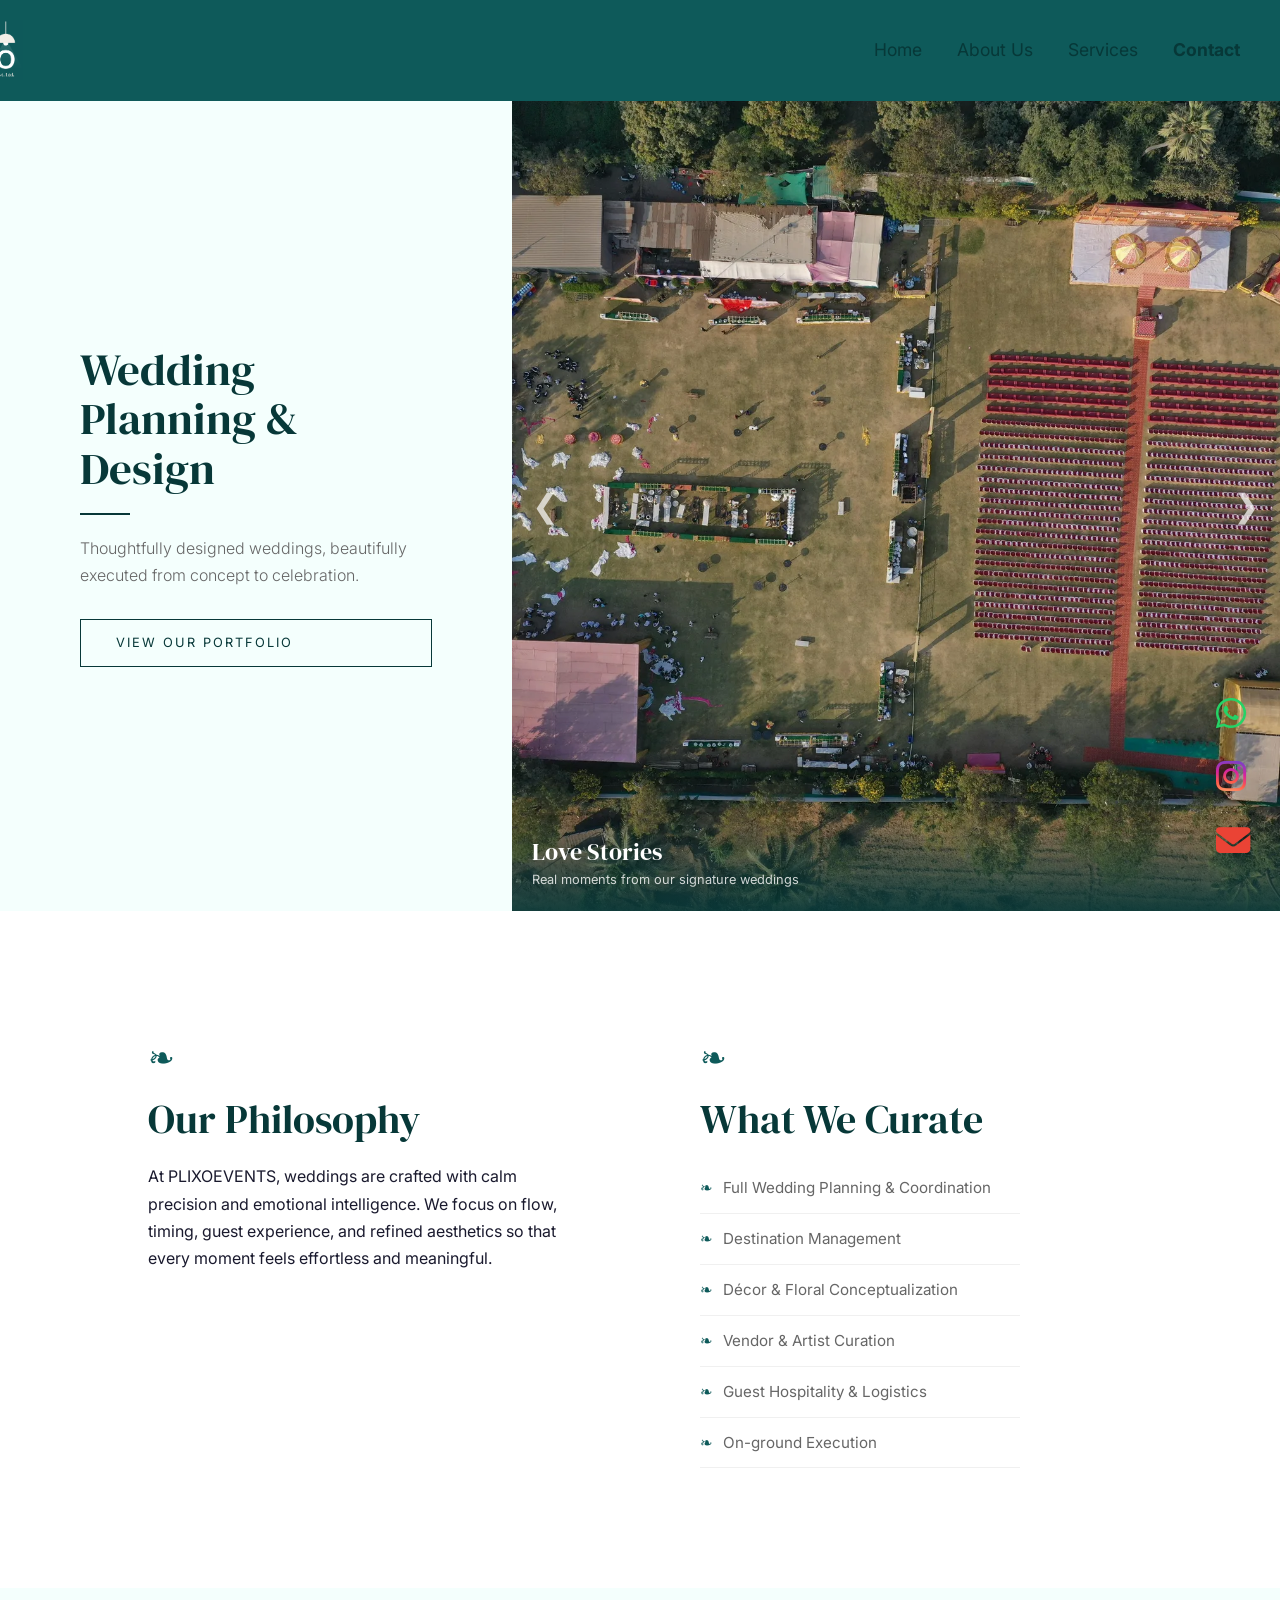
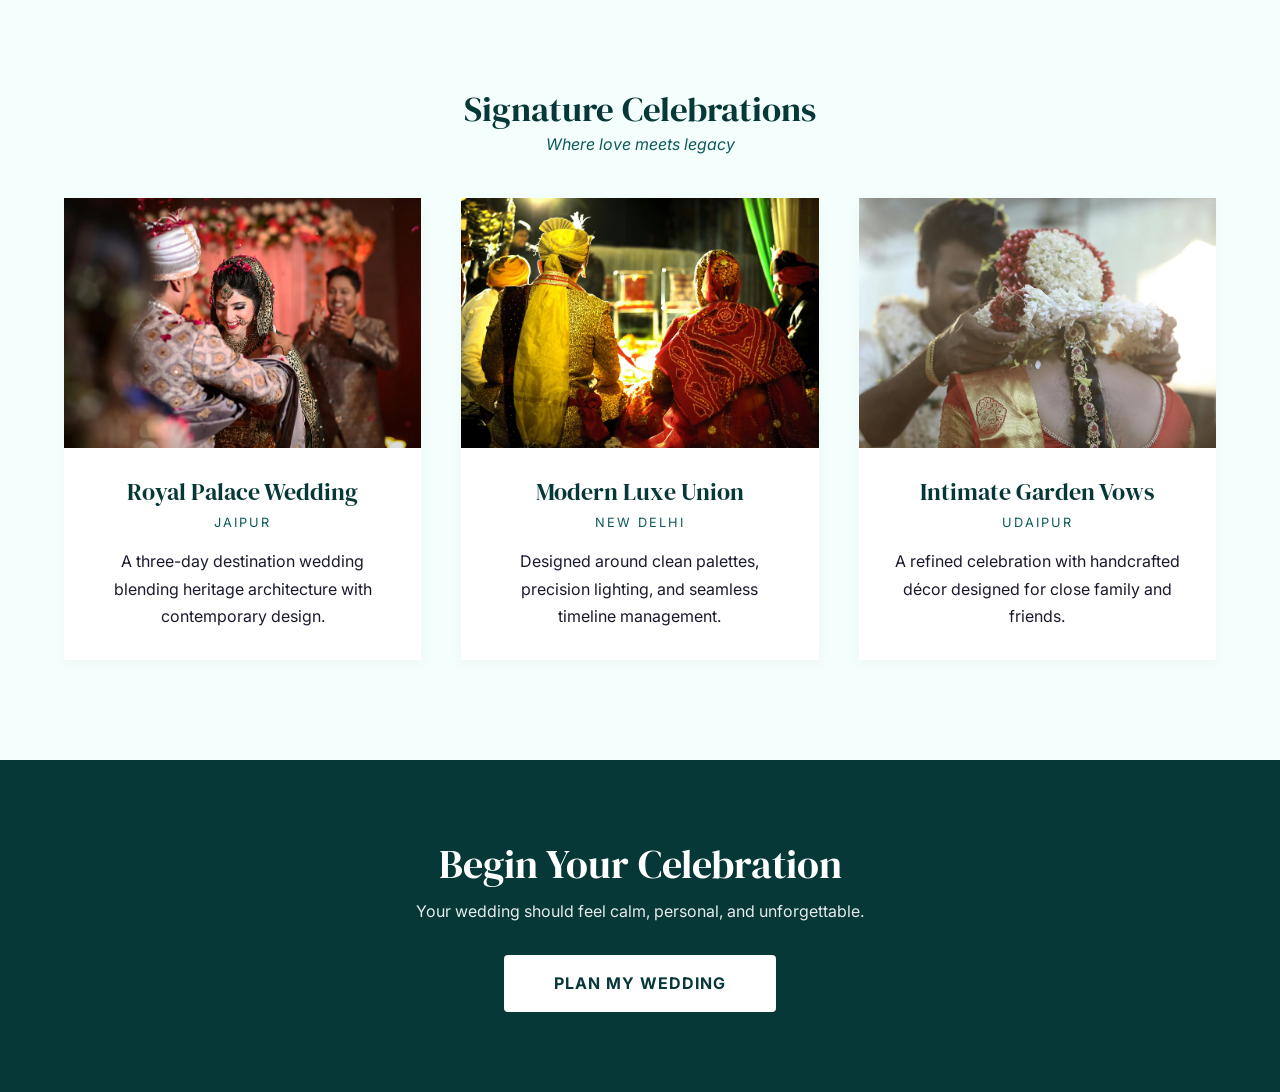
<file: services/wedding.html>
<!DOCTYPE html>
<html lang="en">
<head>
  <meta charset="UTF-8">
  <meta name="viewport" content="width=device-width, initial-scale=1.0">
  <title>Wedding Planning — PLIXOEVENTS</title>

  <link rel="icon" type="image/png" href="../images/plixo-final(copy).png">
  <link rel="stylesheet" href="https://cdnjs.cloudflare.com/ajax/libs/font-awesome/6.4.2/css/all.min.css">
  <link rel="preconnect" href="https://fonts.googleapis.com">
  <link rel="preconnect" href="https://fonts.gstatic.com" crossorigin>
  <link href="https://fonts.googleapis.com/css2?family=DM+Serif+Display&family=Inter:wght@300;400;500;600&family=Lato:wght@400;700&display=swap" rel="stylesheet">

  <link rel="stylesheet" href="../style.css">
  <link rel="stylesheet" href="wedding.css">
</head>

<body>

  <header class="main-header">
        <div class="nav-container">
            <a href="../index.html#home" class="logo-link">
                <img src="../images/plixo-final.png" alt="Plixo Events" class="logo-img">
            </a>
      
      <button class="menu-toggle" aria-label="Toggle navigation">
        <span class="bar"></span>
        <span class="bar"></span>
        <span class="bar"></span>
      </button>

      <nav class="nav-links">
        <a href="../index.html">Home</a>
        <a href="../index.html#about">About Us</a>
        <a href="../index.html#services">Services</a>
        <a href="../index.html#contact" class="contact-btn">Contact</a>
      </nav>
    </div>
  </header>

  <section class="wedding-hero-wrapper">
    
    <div class="hero-text-side">
      <h1>Wedding Planning & Design</h1>
      <div class="separator-gold"></div>
      <p class="hero-desc">Thoughtfully designed weddings, beautifully executed from concept to celebration.</p>
      <a href="#projects" class="hero-cta">View Our Portfolio</a>
    </div>

    <div class="hero-slideshow-side">
      <div class="slideshow-window">
          <div class="slideshow-container" id="weddingSlideshow" data-id="wedding">
             </div>
      </div>
      
      <button class="slide-btn prev" aria-label="Previous">&#10094;</button>
      <button class="slide-btn next" aria-label="Next">&#10095;</button>
      
      <div class="slideshow-caption">
          <h3>Love Stories</h3>
          <p>Real moments from our signature weddings</p>
      </div>
    </div>

  </section>

  <section class="details-section">
    <div class="details-grid">
      
      <div class="detail-box philosophy-box">
        <span class="icon-decorative">❧</span>
        <h2>Our Philosophy</h2>
        <p>
          At PLIXOEVENTS, weddings are crafted with calm precision and emotional intelligence.
          We focus on flow, timing, guest experience, and refined aesthetics so that every moment feels effortless and meaningful.
        </p>
      </div>

      <div class="detail-box deliverables-box">
        <span class="icon-decorative">❧</span>
        <h2>What We Curate</h2>
        <ul class="deliverables-list">
          <li>Full Wedding Planning & Coordination</li>
          <li>Destination Management</li>
          <li>Décor & Floral Conceptualization</li>
          <li>Vendor & Artist Curation</li>
          <li>Guest Hospitality & Logistics</li>
          <li>On-ground Execution</li>
        </ul>
      </div>

    </div>
  </section>

  <section id="projects" class="projects-section">
    <div class="section-header">
      <h2>Signature Celebrations</h2>
      <p class="section-sub">Where love meets legacy</p>
    </div>
    
    <div class="work-grid">
      
      <div class="work-card">
        <div class="work-image" style="background-image: url('../images/wedding-1.webp');"></div>
        <div class="work-content">
          <h3>Royal Palace Wedding</h3>
          <span class="location">Jaipur</span>
          <p>
            A three-day destination wedding blending heritage architecture with contemporary design.
          </p>
        </div>
      </div>

      <div class="work-card">
        <div class="work-image" style="background-image: url('../images/wedding-2.webp');"></div>
        <div class="work-content">
          <h3>Modern Luxe Union</h3>
          <span class="location">New Delhi</span>
          <p>
            Designed around clean palettes, precision lighting, and seamless timeline management.
          </p>
        </div>
      </div>

      <div class="work-card">
        <div class="work-image" style="background-image: url('../images/wedding-3.webp');"></div>
        <div class="work-content">
          <h3>Intimate Garden Vows</h3>
          <span class="location">Udaipur</span>
          <p>
            A refined celebration with handcrafted décor designed for close family and friends.
          </p>
        </div>
      </div>

    </div>
  </section>

  <section class="cta-section">
    <div class="cta-content">
        <h2>Begin Your Celebration</h2>
        <p>Your wedding should feel calm, personal, and unforgettable.</p>
        <a href="../index.html#contact" class="btn-primary">Plan My Wedding</a>
    </div>
  </section>

  <div class="floating-socials">
      <a href="https://wa.me/919355063737" target="_blank" class="float-btn whatsapp" aria-label="Chat on WhatsApp">
          <i class="fa-brands fa-whatsapp"></i>
      </a>
      
      <a href="https://www.instagram.com/plixo_events/" target="_blank" class="float-btn instagram" aria-label="Visit Instagram">
          <i class="fa-brands fa-instagram"></i>
      </a>
      
      <a href="mailto:plixoevents@gmail.com" class="float-btn gmail" aria-label="Email Us">
          <i class="fa-solid fa-envelope"></i>
      </a>
  </div>


  <script src="wedding.js"></script>
  <script src="../slideshow.js"></script>
</body>
</html>
</file>
<file: style.css>
/* =========================================
   1. RESET & VARIABLES
   ========================================= */
:root {
    --teal-primary: #0E5A5A;  /* Main Brand Color */
    --teal-dark: #073838;     /* Hover State */
    --teal-gradient: linear-gradient(180deg, #094545 0%, #042929 100%);
    
    --white: #FFFFFF;
    --off-white: #FAF9F6;
    --text-dark: #2B2B2B;
    --text-muted: #555555;
    
    --font-heading: 'DM Serif Display', serif;
    --font-body: 'Inter', sans-serif;
    
    --container-padding: 20px;
    --max-width: 1200px;
}

* { margin: 0; padding: 0; box-sizing: border-box; }

html { scroll-behavior: smooth; }

body {
    font-family: var(--font-body);
    color: var(--text-dark);
    background-color: var(--white);
    line-height: 1.6;
    overflow-x: hidden;
}

/* Typography Defaults */
h1, h2, h3, h4 {
    font-family: var(--font-heading);
    font-weight: 400;
    line-height: 1.2;
}

a { text-decoration: none; color: inherit; transition: 0.3s; }
img { max-width: 100%; display: block; }

/* Utility Classes */
.container {
    width: 100%;
    max-width: var(--max-width);
    margin: 0 auto;
    padding: 0 var(--container-padding);
}

.text-center { text-align: center; }
.text-white { color: var(--white); }

.section-title {
    font-size: 2rem;
    margin-bottom: 2rem;
}

/* Buttons */
.btn {
    display: inline-block;
    padding: 12px 24px;
    font-weight: 600;
    font-size: 0.95rem;
    border-radius: 4px;
    text-transform: capitalize;
    cursor: pointer;
    transition: all 0.3s ease;
}

.btn-teal {
    background-color: var(--teal-primary);
    color: var(--white);
    border: 1px solid var(--teal-primary);
}
.btn-teal:hover { background-color: var(--teal-dark); }

.btn-outline {
    background-color: transparent;
    color: var(--white);
    border: 1px solid var(--white);
}
.btn-outline:hover { background-color: var(--white); color: var(--teal-primary); }


/* =========================================
   2. NAVIGATION (Mobile Layout)
   ========================================= */
.navbar {
    background-color: var(--teal-primary);
    height: 70px;
    width: 100%;
    position: sticky;
    top: 0;
    z-index: 1000;
    border-bottom: 1px solid var(--teal-primary);
    display: flex;
    align-items: center;
}

.nav-container {
    width: 100%;
    max-width: var(--max-width);
    margin: 0 auto;
    padding: 0 var(--container-padding);
    display: flex;
    justify-content: space-between;
    align-items: center;
}

.logo-link { 
    display: flex; 
    align-items: center; 
    height: 70px; /* Forces the link box to perfectly match the 70px navbar */
    /* margin-left: -100px; */
}

.logo-img {
    height: 100%; /* Stretches the image to fill the exact 70px height */
    width: auto;  /* Keeps your logo perfectly proportioned so it doesn't squish */
    object-fit: contain; 
    display: block; /* Removes the invisible gap browsers put under inline images */
}

/* Mobile Hamburger */
/* --- Hamburger Button --- */
.nav-toggle {
    background: none;
    border: none;
    cursor: pointer;
    display: flex;
    flex-direction: column;
    justify-content: center; /* Center lines vertically */
    gap: 6px; /* Spacing between lines */
    z-index: 1001; /* Ensure it sits above the sliding menu */
    width: 30px;
    height: 30px;
    padding: 0;
}

.line {
    width: 100%;
    height: 2px; /* Slightly thinner for elegance */
    background-color: var(--text-dark);
    transition: all 0.3s ease-in-out; /* Smooth animation */
    transform-origin: center;
}

/* --- The "X" Animation State --- */
.nav-toggle.open .line:nth-child(1) {
    transform: translateY(8px) rotate(45deg); /* Move down & rotate */
}

.nav-toggle.open .line:nth-child(2) {
    opacity: 0; /* Hide middle line */
    transform: translateX(-10px); /* Slight slide effect */
}

.nav-toggle.open .line:nth-child(3) {
    transform: translateY(-8px) rotate(-45deg); /* Move up & rotate */
}

/* =========================================
   ELEGANT MOBILE OVERLAY (Plixo Theme)
   ========================================= */
@media (max-width: 1023px) {
    
    .nav-menu {
        /* 1. Full Screen Overlay */
        position: fixed;
        top: 0;
        left: 0;
        width: 100vw;
        height: 100vh;
        
        /* 2. Brand Colors: Clean White with a hint of depth */
        background-color: rgba(255, 255, 255, 0.98); 
        
        /* 3. Center Everything */
        display: flex;
        flex-direction: column;
        justify-content: center;
        align-items: center;
        padding: 0;
        margin: 0;
        list-style: none;
        
        /* 4. Remove Borders & Shadows */
        border: none;
        box-shadow: none;
        border-radius: 0;
        
        /* 5. Elegant Fade Animation */
        opacity: 0;
        visibility: hidden;
        transition: opacity 0.4s cubic-bezier(0.4, 0, 0.2, 1);
        z-index: 1000;
    }

    /* Shown State */
    .nav-menu.active {
        opacity: 1;
        visibility: visible;
    }

    /* 6. Typography: Upscale & Spaced */
    .nav-link {
        display: inline-block;
        padding: 15px 0;
        font-size: 1.5rem; /* Larger for luxury feel */
        /* Deep Forest Green from your logo */
        color: #1b3933; 
        text-align: center;
        font-weight: 400;
        text-transform: uppercase;
        letter-spacing: 4px; /* Essential for the "Event Management" look */
        
        /* Remove the black separator lines */
        border-bottom: none !important;
        
        transition: all 0.3s ease;
    }

    /* Subtle Hover/Active State */
    .nav-link:active {
        background-color: transparent;
        color: #d4af37; /* A soft gold accent on click */
        transform: scale(1.05);
    }

    /* Ensure the list items have no extra spacing */
    .nav-menu li {
        width: 100%;
        text-align: center;
    }
}

/* =========================================
   3. HERO SECTION
   ========================================= */

/* =========================================
   ABOUT LABEL (Minimal & Elegant)
   ========================================= */

/* 1. Wrapper Layout */
.about-image-wrapper {
    display: flex;
    flex-direction: column; /* Stacks label on top of image */
    gap: 15px;              /* Space between label and image */
    position: relative;
}

/* 2. The Label Container */
.creative-label {
    display: flex;
    align-items: center;    /* Vertically centers line with text */
    gap: 15px;              /* Space between line and text */
    padding-left: 5px;      /* Slight indent for elegance */
}

/* 3. The Decorative Line */
.label-line {
    width: 40px;            /* Initial length */
    height: 1px;            /* Very thin, elegant line */
    background-color: var(--teal-primary); 
    opacity: 0.7;
    transition: width 0.5s cubic-bezier(0.25, 1, 0.5, 1); /* Smooth expansion */
}

/* 4. The Text */
.label-text {
    font-family: var(--font-body);
    font-size: 0.75rem;     /* Small, editorial size */
    text-transform: uppercase;
    letter-spacing: 3px;    /* Wide spacing = Premium look */
    color: var(--text-muted);
    font-weight: 600;
}

/* 5. Subtle Interaction */
/* When hovering anywhere on the image wrapper, extend the line */
.about-image-wrapper:hover .label-line {
    width: 80px;            /* Line grows longer */
    background-color: var(--text-dark); /* Line gets slightly darker */
}

/* =========================================
   3. HERO SECTION (CORRECTED)
   ========================================= */
.hero-section {
    position: relative;
    height: 90vh; 
    
    /* 1. Base color (Dark background for opacity to work against) */
    background-color: #000000; 
    
    /* 2. Flexbox to center content */
    display: flex;
    align-items: center;
    overflow: hidden; 
    
    /* IMPORTANT: Do NOT put background-image here! */
}

/* 3. The Image Layer (Mobile Default) */
.hero-section::before {
    content: "";
    position: absolute;
    top: 0; left: 0; width: 100%; height: 100%;
    
    /* Mobile Image */
    background-image: url('images/hero-bgs/hero-mob.webp'); 
    
    background-size: cover; 
    background-position: center;
    background-repeat: no-repeat;
    
    /* Opacity Control */
    opacity: 0.6; 
    
    z-index: 0; 
}

/* 4. The Content Layer */
.hero-content-wrapper {
    position: relative; 
    z-index: 2; /* Sits ON TOP of the image */
    padding: 0 var(--container-padding);
    color: var(--white);
    max-width: 600px;
}

.hero-title {
    font-size: 2.5rem;
    margin-bottom: 15px;
    line-height: 1.1;
}

.hero-subtitle {
    font-size: 1rem;
    margin-bottom: 30px;
    opacity: 0.9;
    max-width: 400px;
}

.hero-btn-group {
    display: flex;
    flex-direction: column; /* Stack buttons on mobile */
    gap: 15px;
}

/* =========================================
   4. ABOUT SECTION
   ========================================= */
.about-section { padding: 60px 0; background: var(--white); }

.about-grid {
    display: flex;
    flex-direction: column; /* Stack on mobile */
    gap: 30px;
}

.about-img {
    width: 100%;
    border-radius: 4px;
    height: 300px;
    object-fit: cover;
}

.about-text-wrapper .section-title {
    color: var(--teal-primary);
    font-size: 1.8rem;
}

.about-desc p { margin-bottom: 15px; color: var(--text-muted); }


/* =========================================
   5. SERVICES SECTION
   ========================================= */
.services-section {
    padding: 80px 0;
    background: var(--teal-gradient); /* The Teal Background from Ref */
}

.services-grid {
    display: flex;
    flex-direction: column;
    gap: 30px;
}

.service-card {
    background: var(--white);
    border-radius: 4px;
    overflow: hidden; /* CRITICAL: Hides the text when it's off-screen */
    box-shadow: 0 4px 15px rgba(0,0,0,0.1);
    display: block;
    height: 100%; 
    
    position: relative; /* ADDED: Crucial so the overlay stays inside the card */
}

.card-image {
    height: 200px;
    background-size: cover;
    background-position: center;
}

.card-content {
    padding: 25px;
    text-align: center;
}

/* Default Visible Content (Title) */
.card-content h3 {
    margin-bottom: 0; /* CHANGED: Removed bottom margin so it sits perfectly centered */
    color: var(--teal-primary);
    font-size: 1.4rem;
}

/* --- THE SLIDING OVERLAY (The Descriptive Text) --- */
.card-content p {
    position: absolute; /* Takes text out of normal layout flow */
    top: 0;
    left: -100%; /* Starts hidden off the left edge */
    width: 100%;
    height: 100%; /* Covers the entire card (image + title) */
    
    /* Overlay Styling */
    background: rgba(7, 56, 56, 0.95); /* Dark teal semi-transparent background */
    color: var(--white); /* White text for readability */
    margin: 0;
    padding: 20px;
    font-size: 0.95rem;
    line-height: 1.5;
    
    /* Centers the text beautifully inside the overlay */
    display: flex;
    align-items: center;
    justify-content: center;
    
    /* The Slide Animation */
    transition: left 0.4s ease-in-out;
    z-index: 10;
}

/* --- THE TRIGGER (Tap on Mobile, Hover on Desktop) --- */
.service-card:hover .card-content p,
.service-card:active .card-content p {
    left: 0; /* Slides the text perfectly into view */
}

/* =========================================
   6. WHY CHOOSE PLIXO (Features)
   ========================================= */

.features-section { 
    padding: 40px 0; /* Reduced vertical padding */
    background: var(--white); 
}

/* --- MOBILE (Squeeze into one line) --- */
.features-grid {
    display: flex;
    flex-wrap: nowrap;        /* FORCE single line (no wrapping) */
    justify-content: space-between; /* Distribute evenly */
    gap: 5px;                 /* Very small gap to save space */
    margin-top: 20px;
}

.feature-item {
    flex: 1;                  /* All items take equal width */
    display: flex;
    flex-direction: column;
    align-items: center;
    text-align: center;
    min-width: 0;             /* Allows text to shrink below implicit width */
}

/* Shrink Icons for Mobile */
.icon-circle {
    width: 35px;              /* Reduced from 50px */
    height: 35px;             /* Reduced from 50px */
    background-color: var(--teal-primary);
    border-radius: 50%;
    display: flex;
    align-items: center;
    justify-content: center;
    margin-bottom: 8px;       /* Reduced spacing */
    color: var(--white);
    font-size: 1rem;          /* Smaller icon symbol */
    transition: transform 0.3s;
}

/* Shrink Text for Mobile */
.feature-item h3 { 
    font-size: 0.65rem;       /* Very small text (approx 10-11px) */
    color: var(--teal-primary); 
    font-family: var(--font-body); 
    font-weight: 600; 
    line-height: 1.2;         /* Tight line height for wrapped text */
    word-wrap: break-word;    /* Ensures long words don't overflow */
}

.feature-item:hover .icon-circle { transform: scale(1.1); }

/* =========================================
   6. HIGHLIGHTS (Exact 16:9 and 9:16 Ratios)
   ========================================= */

.highlights-section {
    padding: 60px 0;
    background-color: #073838; 
}

/* --- MASONRY LAYOUT CONTAINER --- */
.gallery-collage {
    column-count: 2;
    column-gap: 0;  /* No gap between columns */
    width: 100%;
}

/* --- THE IMAGE ITEM --- */
.collage-item {
    position: relative;
    display: block; 
    width: 100%;
    overflow: hidden;
    margin: 0;      /* No gap between rows */
    
    break-inside: avoid;
    -webkit-column-break-inside: avoid;
}

/* --- EXACT ASPECT RATIOS --- */

/* 1. Top Left (Corporate) - Standard 4:3 */
.collage-item:nth-child(1) {
    aspect-ratio: 3 / 4;
    height: auto; /* Resets any old fixed heights */
}

/* 2. Bottom Left (Weddings) - Widescreen 16:9 */
.collage-item:nth-child(2) {
    aspect-ratio: 16 / 9;
    height: auto;
}

/* 3. Top Right (Private) - Widescreen 16:9 */
.collage-item:nth-child(3) {
    aspect-ratio: 16 / 9;
    height: auto;
}

/* 4. Bottom Right (Events) - Standard 4:3 */
.collage-item:nth-child(4) {
    aspect-ratio: 3 / 4;
    height: auto;
}

/* --- IMAGE STYLING --- */
.collage-item img {
    width: 100%;
    height: 100%;
    object-fit: cover;
    transition: transform 0.6s ease;
    filter: brightness(0.85);
    display: block; 
}

/* --- SILVER TEXT OVERLAY --- */
.hover-label {
    position: absolute;
    top: 50%; left: 50%;
    transform: translate(-50%, -50%);
    width: 100%;
    
    font-family: var(--font-heading);
    font-size: 1rem;
    text-transform: uppercase;
    letter-spacing: 2px;
    text-align: center;
    color: rgba(255, 255, 255, 0.55); /* Silver Watermark */
    pointer-events: none;
    z-index: 2;
}

/* --- HOVER EFFECTS --- */
.collage-item:hover img {
    transform: scale(1.1);
    filter: brightness(1);
}

/* =========================================
   7. CONTACT SECTION (Mobile First)
   ========================================= */

.contact-section {
    padding: 60px 0;
    background-color: var(--white); /* White background */
}

.contact-container {
    max-width: 800px;
    margin: 0 auto;
    padding: 0 var(--container-padding);
}

.contact-title {
    color: var(--teal-primary); /* Dark Teal heading */
    font-size: 2rem;
    margin-bottom: 30px;
    text-align: left; /* Aligns left like your reference image */
}

.contact-form {
    display: flex;
    flex-direction: column;
    gap: 15px;
}

.form-group {
    width: 100%;
}

.form-row {
    display: flex;
    flex-direction: column; /* Stacks them on mobile */
    gap: 15px;              /* Adds the missing space between them */
    width: 100%;
}

/* --- Input Styling --- */
.contact-form input,
.contact-form textarea {
    width: 100%;
    padding: 16px;
    background-color: #f4f7f7; /* Very light grey with a hint of teal */
    border: 1px solid transparent;
    border-radius: 4px;
    font-family: var(--font-body);
    font-size: 1rem;
    color: var(--text-dark);
    transition: all 0.3s ease;
}

.contact-form input::placeholder,
.contact-form textarea::placeholder {
    color: #6c8a8a; /* Teal-tinted grey placeholder */
}

/* Hover & Focus states */
.contact-form input:focus,
.contact-form textarea:focus {
    outline: none;
    border-color: var(--teal-primary);
    background-color: #ffffff;
    box-shadow: 0 0 8px rgba(14, 90, 90, 0.1);
}

/* --- Validation Text --- */
.char-count-msg {
    display: block;
    margin-top: 8px;
    font-size: 0.85rem;
    color: #d9534f; /* Red when incomplete */
    transition: color 0.3s;
}

.char-count-msg.valid {
    color: #28a745; /* Green when 150+ chars are reached */
}

/* --- Submit Button --- */
.btn-submit {
    align-self: flex-start; /* Aligns button to the left */
    padding: 12px 45px;
    background-color: transparent;
    color: var(--teal-primary);
    border: 1px solid var(--teal-primary);
    font-family: var(--font-body);
    font-size: 1rem;
    font-weight: 500;
    letter-spacing: 1px;
    cursor: pointer;
    transition: all 0.3s;
    margin-top: 10px;
}

.btn-submit:hover {
    background-color: var(--teal-primary);
    color: #ffffff;
}


/* =========================================
   8. FOOTER
   ========================================= */
.main-footer {
    background-color: var(--white);
    padding: 60px 0 20px;
    border-top: 1px solid #eee;
}

.footer-grid {
    display: grid;
    grid-template-columns: 1fr 1fr; /* 2 columns on mobile */
    gap: 40px 20px;
}

.footer-col h4 {
    color: var(--teal-primary);
    margin-bottom: 20px;
    font-size: 1.1rem;
    font-weight: 700;
}

.footer-col ul { list-style: none; }
.footer-col ul li { margin-bottom: 10px; }
.footer-col ul li a { font-size: 0.9rem; color: var(--text-muted); }
.footer-col ul li a:hover { color: var(--teal-primary); }

.social-icons { display: flex; gap: 15px; margin-top: 10px; }
.social-icons a { font-size: 1.2rem; }

.footer-bottom {
    margin-top: 50px;
    text-align: center;
    border-top: 1px solid #eee;
    padding-top: 20px;
    font-size: 0.8rem;
    color: #999;
}

/* =========================================
   8. FLOATING SOCIAL BUTTONS (Icons Only)
   ========================================= */

/* --- Container Positioning (Stays the same) --- */
.floating-socials {
    position: fixed;
    bottom: 20px;
    right: 20px;
    display: flex;
    flex-direction: column;
    gap: -5px;          /* Slightly more space between icons */
    z-index: 9999;
}

/* --- Base Icon Styling (Mobile First) --- */
.float-btn {
    /* Removed width, height, background, radius, and box-shadow */
    
    font-size: 1.8rem;  /* Make icons larger since they have no background */
    text-decoration: none;
    display: inline-block; /* Needed for transform animations */
    transition: transform 0.3s ease, filter 0.3s ease;
    
    /* Add a small padding buffer for easier tapping */
    padding: -5px; 
}

/* --- Official Brand Colors Applied to Text --- */

/* WhatsApp - Solid Green */
.float-btn.whatsapp {
    color: #25D366; 
}

/* Instagram - Gradient Text Clip trick */
.float-btn.instagram {
    /* Fallback color for older browsers */
    color: #d6249f; 
    
    /* The Gradient */
    background: radial-gradient(circle at 30% 107%, #fdf497 0%, #fdf497 5%, #fd5949 45%, #d6249f 60%, #285AEB 90%);
    
    /* Clip background to the text shape and make text transparent */
    background-clip: text;
    -webkit-background-clip: text;
    -webkit-text-fill-color: transparent;
}

/* Gmail - Solid Red */
.float-btn.gmail {
    color: #EA4335; 
}

/* --- Hover / Tap Effects --- */
.float-btn:hover,
.float-btn:active {
    transform: translateY(-5px) scale(1.1); /* Pop up and grow slightly */
    
    /* A subtle drop-shadow glow instead of a box-shadow */
    filter: drop-shadow(0 5px 8px rgba(0, 0, 0, 0.25));
}

/* =========================================
   9. DESKTOP ENHANCEMENTS (min-width: 1024px)
   ========================================= */
@media (min-width: 1024px) 
{

    /* --- NAVBAR --- */
    .navbar { height: 90px; }
    
    .nav-toggle { display: none; } /* Hide Hamburger */
    
    .nav-menu {
        color: var(--off-white);
        position: static;
        display: flex;
        flex-direction: row;
        background: transparent;
        box-shadow: none;
        border: none;
        width: auto;
        padding: 0;
        gap: 30px;
    }

.logo-link { 
    display: flex; 
    align-items: center; 
    height: 90px; /* Forces the link box to perfectly match the 70px navbar */
    margin-left: -100px;
}

.logo-img {
    height: 100%; /* Stretches the image to fill the exact 70px height */
    width: auto;  /* Keeps your logo perfectly proportioned so it doesn't squish */
    object-fit: contain; 
    display: block; /* Removes the invisible gap browsers put under inline images */
}

    .nav-link { font-size: 1rem; position: relative; }
    
    /* Hover Underline Effect */
    .nav-link::after {
        content: ''; position: absolute; bottom: -5px; left: 0;
        width: 0; height: 2px; background: var(--off-white);
        transition: 0.3s;
    }
    .nav-link:hover::after { width: 100%; }

    .desktop-only {
        display: inline-block;
        background-color: var(--white);
        color: black;
        padding: 10px 20px;
        border-radius: 4px;
        font-weight: 600;
        font-size: 0.9rem;
    }
    .desktop-only:hover { background-color: var(--teal-dark); }


    /* --- HERO --- */
    .hero-section::before {
        /* This now correctly targets the ::before layer defined above */
        background-image: url('images/hero-bgs/hero-desktop.webp') !important; 
        
        background-position: center 20% !important;
    }
    .hero-content-wrapper { padding-left: 1; }
    .hero-title { font-size: 4rem; margin-bottom: 25px; }
    .hero-subtitle { font-size: 1.2rem; max-width: 500px; }
    .hero-btn-group { flex-direction: row; }


    /* --- ABOUT --- */
    .about-grid {
        display: grid;
        grid-template-columns: 1fr 1fr;
        align-items: center;
        gap: 60px;
    }
    .about-img { height: 500px; }
    .about-text-wrapper .section-title { font-size: 2.5rem; }


    /* --- SERVICES --- */
    .services-grid {
        display: grid;
        grid-template-columns: repeat(3, 1fr); /* 3 Columns */
        gap: 30px;
    }
    .service-card { transition: transform 0.3s; }
    
    /* Card lifts up on hover */
    .service-card:hover { transform: translateY(-10px); }
    
    /* --- FEATURES --- */
    .features-grid {
        display: grid;
        grid-template-columns: repeat(5, 1fr); /* 5 Columns Grid */
        gap: 30px; /* Restore comfortable gap */
    }

    /* Restore Icon Size */
    .icon-circle {
        width: 70px;
        height: 70px;
        font-size: 2rem;
        margin-bottom: 20px;
    }

    /* Restore Text Size */
    .feature-item h3 {
        font-size: 1.1rem;
    }

.gallery-collage {
        max-width: 1100px; /* Constrains width so it doesn't overflow */
        margin: 0 auto;    /* Centers the gallery */
    }

    /* Notice we do NOT need to set fixed heights here anymore! 
       Because we used 'aspect-ratio', the browser will automatically 
       scale the heights up proportionately based on the 1100px width.
    */
    
    .hover-label {
        font-size: 1.5rem; /* Larger text for desktop */
        letter-spacing: 4px;
    }

/* =========================================
   DESKTOP ENHANCEMENTS (contact Us)
   ========================================= */

    .contact-section {
        padding: 100px 0;
    }

    .contact-title {
        font-size: 2.5rem;
        margin-bottom: 40px;
    }

    /* Puts Phone and Location perfectly side-by-side */
    .form-row {
        display: flex;
        gap: 20px;
        width: 100%;
    }

    .half-width {
        flex: 1;
    }
    
    /*=======================================
    Social buttons
    ========================================*/

    .floating-socials {
        bottom: 30px;
        right: 30px;
        gap: 5px;
    }

    .float-btn {
        font-size: 2.15rem; /* Even larger on desktop */
    }

    /* --- FOOTER --- */
    .footer-grid {
        grid-template-columns: repeat(4, 1fr); /* 4 Columns */
    }
}
</file>
<file: services/corporate.css>
/* =========================================
   VARIABLES & RESET (Corporate Teal Theme)
   ========================================= */
:root {
  --primary-teal: #073838 ;  /* Deep Teal */
  --accent-teal: #0E5A5A;    /* Medium Teal / Turquoise */
  --bg-light: #f4fffd;       /* Ghost White / Light Teal Tint */
  --text-dark: #1A1A2E;      /* Dark Navy/Black */
  --text-grey: #666;
  
  --font-heading: 'DM Serif Display', serif;
  --font-body: 'Inter', sans-serif;
}

* {
  box-sizing: border-box;
  margin: 0;
  padding: 0;
}

body {
  font-family: var(--font-body);
  color: var(--text-dark);
  line-height: 1.6;
  background-color: #fff;
}

/* =========================================
   HEADER (Mobile Base)
   ========================================= */
.main-header {
  padding: 15px 20px;
  background: #0E5A5A;
  border-bottom: 1px solid #eee;
  position: sticky;
  top: 0;
  z-index: 9999;
}

.nav-container {
  display: flex;
  justify-content: space-between;
  align-items: center;
  height: 40px;
}

.logo-link { 
    display: flex; 
    align-items: center; 
    height: 70px; /* Forces the link box to perfectly match the 70px navbar */
    /* margin-left: -100px; */
}

.logo-img {
    height: 100%; /* Stretches the image to fill the exact 70px height */
    width: auto;  /* Keeps your logo perfectly proportioned so it doesn't squish */
    object-fit: contain; 
    display: block; /* Removes the invisible gap browsers put under inline images */
}

/* --- Mobile Menu --- */
/* Mobile Menu – Animated */
.nav-links {
  position: absolute;
  top: 100%;
  left: 0;
  width: 100%;
  background: #fff;

  display: flex;                 /* keep flex always */
  flex-direction: column;
  text-align: center;
  padding: 20px;

  box-shadow: 0 10px 20px rgba(0,0,0,0.1);

  /* Animation setup */
  opacity: 0;
  transform: translateY(-10px);
  pointer-events: none;
  transition:
    opacity 0.35s ease,
    transform 0.35s ease;
}

/* Active state */
.nav-links.active {
  opacity: 1;
  transform: translateY(0);
  pointer-events: auto;
}

.nav-links a {
  opacity: 0;
  transform: translateY(-6px);
  transition: opacity 0.3s ease, transform 0.3s ease;
}

.nav-links.active a {
  opacity: 1;
  transform: translateY(0);
}

.nav-links.active a:nth-child(1) { transition-delay: 0.05s; }
.nav-links.active a:nth-child(2) { transition-delay: 0.1s; }
.nav-links.active a:nth-child(3) { transition-delay: 0.15s; }
.nav-links.active a:nth-child(4) { transition-delay: 0.2s; }

.contact-btn { 
  color: var(--primary-teal) !important; 
  font-weight: 700 !important; 
}

/* =========================================
   HAMBURGER ICON & "X" ANIMATION
   ========================================= */
.menu-toggle {
  display: flex; 
  flex-direction: column; 
  gap: 5px;
  background: none; 
  border: none; 
  cursor: pointer;
}

.menu-toggle .bar { 
  width: 25px; 
  height: 3px; 
  background: var(--text-dark); 
  transition: all 0.3s ease-in-out; 
}

/* The "X" Animation States */
.menu-toggle.active .bar:nth-child(1) {
  transform: translateY(8px) rotate(45deg); 
}

.menu-toggle.active .bar:nth-child(2) {
  opacity: 0; 
}

.menu-toggle.active .bar:nth-child(3) {
  transform: translateY(-8px) rotate(-45deg); 
}


/* =========================================
   HERO SECTION (Mobile Base)
   ========================================= */
.corporate-hero-wrapper {
  position: relative;
  z-index: 1;
}

.corporate-hero-wrapper {
  background: var(--bg-light);
}

.hero-text-side {
  padding: 40px 20px;
  background: var(--bg-light); /* Swapped to light teal tint */
  color: var(--primary-teal);  /* Deep teal text */
  text-align: center;
}

.hero-text-side h1 {
  font-family: var(--font-heading);
  font-size: 2.5rem;
  margin-bottom: 15px;
  line-height: 1.1;
  color: var(--primary-teal);
}

.hero-tagline {
  font-size: 1rem;
  opacity: 0.9;
  margin-bottom: 25px;
  font-family: 'Lato', sans-serif;
  letter-spacing: 1px;
  text-transform: uppercase;
  color: var(--text-grey);
}

.hero-cta {
  display: inline-block;
  padding: 12px 30px;
  background: var(--primary-teal); /* Deep teal button */
  color: #fff;                     /* White text */
  text-decoration: none;
  font-weight: 600;
  border-radius: 4px;
}

/* Hero Slideshow Side */
/* =========================================
   REINFORCED SLIDESHOW FIX
   ========================================= */

.hero-slideshow-side {
    position: relative;
    width: 100%;
    /* Keep your existing height (300px for mobile, 100% for desktop) */
    background: #000;
    overflow: hidden; 
    /* Force the container to ignore any internal text padding */
    display: flex;
}

.slideshow-window,
.slideshow-container {
    width: 100%;
    height: 100%;
    position: relative;
    /* This kills the space at the bottom of the container */
    line-height: 0;
    font-size: 0;
}

.slide-img {
    width: 100.2%; /* Slightly oversized to prevent rounding gaps */
    height: 100.2%; /* Slightly oversized to prevent rounding gaps */
    object-fit: cover;
    display: none; 
    /* Force the image to sit at the very bottom */
    vertical-align: bottom;
    margin: -1px 0; /* Pulls the image slightly to overlap potential gaps */
    border: none;
    outline: none;
}

.slide-img.active {
    display: block;
    /* Added to ensure the image stays stacked correctly */
    position: absolute;
    top: 50%;
    left: 50%;
    transform: translate(-50%, -50%);
}

/* --- Caption Fix --- */
.slideshow-caption {
    position: absolute;
    bottom: -1px; /* Overlaps the bottom edge to hide the strip */
    left: 0;
    width: 100%;
    z-index: 10;
    padding: 20px;
    background: linear-gradient(to top, rgba(7, 56, 56, 0.95), transparent);
    pointer-events: none;
}

@keyframes fade {
  from {opacity: .4} 
  to {opacity: 1}
}

/* Controls */
.slide-btn {
  position: absolute;
  top: 50%;
  transform: translateY(-50%);
  background: rgba(0,0,0,0.5);
  color: #fff;
  border: none;
  padding: 10px 15px;
  cursor: pointer;
  z-index: 10;
}
.prev { left: 0; }
.next { right: 0; }

.slideshow-caption {
    position: absolute;
    bottom: 0;
    left: 0;
    width: 100%;
    /* Ensure no margin/padding is pushing the caption up */
    margin: 0; 
    /* The gradient is already handling the background */
    background: linear-gradient(to top, rgba(7, 56, 56, 0.9), transparent);
    color: #fff;
    padding: 20px;
    pointer-events: none;
}

.slideshow-caption h3 { font-size: 1.1rem; margin-bottom: 2px; }
.slideshow-caption p { font-size: 0.8rem; opacity: 0.8; }

/* =========================================
   DETAILS SECTION (Mobile Base)
   ========================================= */
.details-section {
  padding: 50px 20px;
  background: #fff; /* Solid white background */
}

.details-grid {
  display: flex;
  flex-direction: column;
  gap: 30px;
}

.detail-box {
  background: var(--bg-light); /* Light teal tint for the box */
  padding: 30px;
  border-radius: 8px;
  box-shadow: 0 2px 10px rgba(0,0,0,0.05);
}

.detail-box h2 {
  font-family: var(--font-heading);
  font-size: 1.8rem;
  margin-bottom: 15px;
  color: var(--primary-teal); /* Deep teal heading */
}

.icon-wrap {
  font-size: 2rem;
  margin-bottom: 15px;
  color: var(--accent-teal); /* Turquoise icon */
}

.deliverables-list {
  list-style: none;
  padding-left: 0;
}

.deliverables-list li {
  padding: 10px 0;
  border-bottom: 1px solid #eee;
  display: flex;
  align-items: center;
  color: var(--text-dark);
}
.deliverables-list li::before {
  content: "•";
  color: var(--accent-teal); /* Turquoise bullet point */
  font-weight: bold;
  margin-right: 10px;
}

/* =========================================
   PROJECTS SECTION (Mobile Base)
   ========================================= */
.projects-section {
  padding: 50px 20px;
}

.section-header {
  text-align: center;
  margin-bottom: 40px;
}
.section-header h2 {
  font-family: var(--font-heading);
  font-size: 2.2rem;
  color: var(--primary-teal);
}
.section-header .line {
  width: 60px;
  height: 3px;
  background: var(--primary-teal); /* Deep teal underline */
  margin: 10px auto 0;
}

.work-grid {
  display: grid;
  grid-template-columns: 1fr; /* 1 column mobile */
  gap: 30px;
}

.work-card {
  border: 1px solid #eee;
  border-radius: 8px;
  overflow: hidden;
  transition: transform 0.3s ease;
  background: #fff;
}

.work-image {
  height: 200px;
  background-size: cover;
  background-position: center;
  background-color: #ccc; /* Fallback */
}

.work-content {
  padding: 20px;
}

.work-content h3 {
  font-family: var(--font-heading);
  font-size: 1.4rem;
  margin-bottom: 5px;
  color: var(--primary-teal);
}

.location {
  display: inline-block;
  font-size: 0.8rem;
  text-transform: uppercase;
  color: var(--accent-teal); /* Turquoise location text */
  font-weight: 700;
  margin-bottom: 10px;
}

/* =========================================
   CTA SECTION (Mobile Base)
   ========================================= */
.cta-section {
  background: var(--primary-teal); /* Deep teal background */
  color: #fff; /* White text */
  padding: 60px 20px;
  text-align: center;
}

.cta-content h2 {
  font-family: var(--font-heading);
  font-size: 2rem;
  margin-bottom: 10px;
  color: #fff;
}

.cta-content p {
  margin-bottom: 30px;
  opacity: 0.9;
  color: #fff;
}

.btn-primary {
  display: inline-block;
  padding: 15px 40px;
  background: #fff;
  color: var(--primary-teal); /* Deep teal text on white button */
  text-decoration: none;
  font-weight: 700;
  border-radius: 50px;
  text-transform: uppercase;
  letter-spacing: 1px;
  transition: all 0.3s ease;
}

/* =========================================
   DESKTOP ENHANCEMENTS (@media)
   ========================================= */
@media screen and (min-width: 1024px) {
  
  /* 1. Ensure the container allows items to sit side-by-side */
  .nav-container {
    display: flex;
    justify-content: space-between; /* Aligns everything to the left */
    align-items: center;
    gap: 50px; /* Space between the logo and the start of the links */
    max-width: 1200px;
    margin: 0 auto;
    height: 70px; /* Adjust based on your header height */
  }

  /* 2. Hide the hamburger button on desktop */
  .menu-toggle { 
    display: none !important; 
  }

  /* 3. Reset the mobile menu into a horizontal row */
  .nav-links {
    position: static;      /* Removes absolute/fixed positioning */
    display: flex;
    flex-direction: row;   /* Horizontal layout */
    background: transparent;
    box-shadow: none;
    padding: 0;
    margin: 0;
    gap: 35px;             /* Space between individual links */
    opacity: 1;            /* Ensure visible */
    visibility: visible;
    pointer-events: auto;
    transform: none;
    width: auto;
    height: auto;
  }

  /* 4. Style the links for desktop */
  .nav-links a {
    border: none;
    padding: 0;
    font-size: 1.1rem;
    font-family: var(--font-body); /* Or var(--font-heading) based on preference */
    color: var(--primary-teal);
    text-transform: none; /* Matches the image provided */
    letter-spacing: normal;
    opacity: 1;
    transform: none;
    transition: color 0.3s ease;
  }

  .nav-links a:hover {
    color: var(--accent-teal);
  }

  /* 5. Logo sizing */
  .logo img { 
    height: 55px; 
    width: auto;
  }

  /* Hero Section: Split 50/50 */
  .corporate-hero-wrapper {
    display: flex;            
    flex-direction: row;
    height: 85vh; 
    align-items: stretch;     
    overflow: hidden;         
    position: relative;
  }

  .corporate-hero-wrapper {
    background: none; /* reset */
  }

  .hero-text-side {
    background: var(--bg-light);
    height: 100%;
  }

  .hero-text-side {
    width: 40%;
    display: flex;
    flex-direction: column;
    justify-content: center;
    align-items: flex-start; /* Left align text */
    text-align: left;
    padding: 0 60px;
  }

  .hero-text-side h1 { font-size: 4.5rem; }
  .hero-tagline { font-size: 1.2rem; }

/* =========================================
   REINFORCED SLIDESHOW FIX
   ========================================= */

.hero-slideshow-side {
    position: relative;
    width: 100%;
    /* Keep your existing height (300px for mobile, 100% for desktop) */
    background: #000;
    overflow: hidden; 
    /* Force the container to ignore any internal text padding */
    display: flex;
}

.slideshow-window,
.slideshow-container {
    width: 100%;
    height: 100%;
    position: relative;
    /* This kills the space at the bottom of the container */
    line-height: 0;
    font-size: 0;
}

.slide-img {
    width: 100.2%; /* Slightly oversized to prevent rounding gaps */
    height: 100.2%; /* Slightly oversized to prevent rounding gaps */
    object-fit: cover;
    display: none; 
    /* Force the image to sit at the very bottom */
    vertical-align: bottom;
    margin: -1px 0; /* Pulls the image slightly to overlap potential gaps */
    border: none;
    outline: none;
}

.slide-img.active {
    display: block;
    /* Added to ensure the image stays stacked correctly */
    position: absolute;
    top: 50%;
    left: 50%;
    transform: translate(-50%, -50%);
}

/* --- Caption Fix --- */
.slideshow-caption {
    position: absolute;
    bottom: -1px; /* Overlaps the bottom edge to hide the strip */
    left: 0;
    width: 100%;
    z-index: 10;
    padding: 20px;
    background: linear-gradient(to top, rgba(7, 56, 56, 0.95), transparent);
    pointer-events: none;
}

.slideshow-caption h3 { margin: 0; font-size: 2rem; }
.slideshow-caption p { margin: 0; font-size: 0.9rem; opacity: 0.8; }


  /* Details Grid: Side by Side */
  .details-section { padding: 100px 5%; }
  .details-grid {
    flex-direction: row;
    max-width: 1200px;
    margin: 0 auto;
    align-items: stretch;
  }
  
  .detail-box { flex: 1; padding: 50px; }

  /* Projects Grid: 3 Columns */
  .projects-section { padding: 80px 5%; }
  .work-grid {
    grid-template-columns: repeat(3, 1fr);
    max-width: 1200px;
    margin: 0 auto;
  }
  
  .work-card:hover {
    transform: translateY(-10px);
    box-shadow: 0 15px 30px rgba(0,0,0,0.1);
  }

  /* CTA Hover */
  .btn-primary:hover {
    background: var(--accent-teal); /* Flips to Turquoise on hover */
    color: #fff;
    transform: scale(1.05);
  }
}
</file>
<file: services/private.css>
/* =========================================
   VARIABLES & RESET (Private Theme)
   ========================================= */
:root {
  --primary-teal: #073838;
  --accent-teal: #0E5A5A;
  --bg-light: #f4fffd;
  --text-dark: #1A1A2E;
  --text-grey: #666;

  --font-heading: 'DM Serif Display', serif;
  --font-body: 'Inter', sans-serif;
}

* {
  box-sizing: border-box;
  margin: 0;
  padding: 0;
}

body {
  font-family: var(--font-body);
  color: var(--text-dark);
  line-height: 1.6;
  background-color: #fff;
}

/* =========================================
   HEADER (SMOOTH + PREMIUM DROPDOWN)
   ========================================= */
.main-header {
  padding: 15px 20px;
  background: #0E5A5A;
  border-bottom: 1px solid #eee;
  position: sticky;
  top: 0;
  z-index: 9999;
}

.nav-container {
  display: flex;
  justify-content: space-between;
  align-items: center;
  height: 40px;
}

.logo-link { 
    display: flex; 
    align-items: center; 
    height: 70px; /* Forces the link box to perfectly match the 70px navbar */
    /* margin-left: -100px; */
}

.logo-img {
    height: 100%; /* Stretches the image to fill the exact 70px height */
    width: auto;  /* Keeps your logo perfectly proportioned so it doesn't squish */
    object-fit: contain; 
    display: block; /* Removes the invisible gap browsers put under inline images */
}

/* --- Mobile Menu --- */
/* Mobile Menu – Animated */
.nav-links {
  position: absolute;
  top: 100%;
  left: 0;
  width: 100%;
  background: #fff;

  display: flex;                 /* keep flex always */
  flex-direction: column;
  text-align: center;
  padding: 20px;

  box-shadow: 0 10px 20px rgba(0,0,0,0.1);

  /* Animation setup */
  opacity: 0;
  transform: translateY(-10px);
  pointer-events: none;
  transition:
    opacity 0.35s ease,
    transform 0.35s ease;
}

/* Active state */
.nav-links.active {
  opacity: 1;
  transform: translateY(0);
  pointer-events: auto;
}

.nav-links a {
  opacity: 0;
  transform: translateY(-6px);
  transition: opacity 0.3s ease, transform 0.3s ease;
}

.nav-links.active a {
  opacity: 1;
  transform: translateY(0);
}

.nav-links.active a:nth-child(1) { transition-delay: 0.05s; }
.nav-links.active a:nth-child(2) { transition-delay: 0.1s; }
.nav-links.active a:nth-child(3) { transition-delay: 0.15s; }
.nav-links.active a:nth-child(4) { transition-delay: 0.2s; }

.contact-btn { 
  color: var(--primary-teal) !important; 
  font-weight: 700 !important; 
}


/* Hamburger */
.menu-toggle {
  display: flex;
  flex-direction: column;
  gap: 5px;
  background: none;
  border: none;
  cursor: pointer;
}

.menu-toggle .bar {
  width: 25px;
  height: 3px;
  background: var(--text-dark);
  transition: all 0.3s ease-in-out;
}

.menu-toggle.active .bar:nth-child(1) {
  transform: translateY(8px) rotate(45deg);
}
.menu-toggle.active .bar:nth-child(2) {
  opacity: 0;
}
.menu-toggle.active .bar:nth-child(3) {
  transform: translateY(-8px) rotate(-45deg);
}

/* =========================================
   HERO SECTION
   ========================================= */

.private-hero-wrapper {
  display: flex;
  flex-direction: column;
  background: var(--bg-light);
  position: relative;
  z-index: 1;
}

.hero-text-side {
  padding: 50px 20px;
  text-align: center;
}

.hero-text-side h1 {
  font-family: var(--font-heading);
  font-size: 2.5rem;
  color: var(--primary-teal);
  margin-bottom: 15px;
  line-height: 1.1;
}

.hero-sub {
  font-size: 1rem;
  color: var(--text-grey);
  margin-bottom: 25px;
}

.hero-cta {
  display: inline-block;
  padding: 12px 30px;
  background: var(--primary-teal);
  color: #fff;
  text-decoration: none;
  border-radius: 30px;
  font-weight: 500;
}

/* Hero Slideshow Side */
.hero-slideshow-side {
  position: relative;
  width: 100%;
  height: 350px;
  background: #000;
  overflow: hidden;
}

.slideshow-window {
  width: 100%;
  height: 100%;
  position: relative;
}

.slideshow-container {
  width: 100%;
  height: 100%;
  position: relative;
}

.mySlides {
  display: none;
  width: 100%;
  height: 100%;
}

.mySlides img {
  width: 100%;
  height: 100%;
  object-fit: cover;
  
  /* ADD THIS: Forces the crop to center on the subject */
  object-position: center center; 
  
  display: block;
}

.fade {
  animation: fadeAnim 1.5s;
}

@keyframes fade {
  from { opacity: 0; }
  to { opacity: 1; }
}

/* Controls */
.slide-btn {
  position: absolute;
  top: 50%;
  transform: translateY(-50%);
  background: rgba(255,255,255,0.2);
  color: #fff;
  border: none;
  padding: 10px;
  cursor: pointer;
  border-radius: 50%;
  width: 40px;
  height: 40px;
  backdrop-filter: blur(5px);
}

.prev { left: 10px; }
.next { right: 10px; }

.slideshow-caption {
  position: absolute;
  bottom: 0;
  left: 0;
  width: 100%;
  background: linear-gradient(to top, rgba(0,130,130,0.9), transparent);
  color: #fff;
  padding: 20px;
}

/* =========================================
   DETAILS SECTION
   ========================================= */

.details-section {
  padding: 60px 20px;
  background: #fff;
}

.details-grid {
  display: flex;
  flex-direction: column;
  gap: 30px;
}

.detail-box {
  background: var(--bg-light);
  padding: 30px;
  border-radius: 12px;
  text-align: center;
}

.icon-wrap {
  font-size: 2.5rem;
  margin-bottom: 10px;
}

.detail-box h2 {
  font-family: var(--font-heading);
  font-size: 1.8rem;
  color: var(--primary-teal);
  margin-bottom: 15px;
}

.deliverables-list {
  list-style: none;
  padding: 0;
  text-align: left;
  display: inline-block;
}

.deliverables-list li {
  padding: 8px 0;
  border-bottom: 1px dashed #ccc;
}

/* =========================================
   PROJECTS SECTION
   ========================================= */

.projects-section {
  padding: 60px 20px;
}

.section-header {
  text-align: center;
  margin-bottom: 40px;
}

.section-header h2 {
  font-family: var(--font-heading);
  font-size: 2.2rem;
}

.section-header .line {
  width: 50px;
  height: 3px;
  background: var(--primary-teal);
  margin: 10px auto;
}

.work-grid {
  display: grid;
  grid-template-columns: 1fr;
  gap: 30px;
}

.work-card {
  border-radius: 12px;
  overflow: hidden;
  box-shadow: 0 5px 15px rgba(0,0,0,0.08);
  background: #fff;
}

.work-image {
  height: 220px;
  background-size: cover;
  background-position: center;
}

.work-content {
  padding: 25px;
}

.location {
  display: block;
  font-size: 0.8rem;
  text-transform: uppercase;
  color: var(--accent-teal);
  font-weight: 700;
  margin-bottom: 10px;
}

/* =========================================
   CTA SECTION
   ========================================= */

.cta-section {
  position: relative;
  background: var(--primary-teal);
  padding: 80px 20px;
  text-align: center;
  color: #fff;
  overflow: hidden;
}

.cta-bg-layer {
  position: absolute;
  top: -50%;
  left: -50%;
  width: 200%;
  height: 200%;
  background: radial-gradient(circle, rgba(112,219,210,0.3) 0%, transparent 70%);
  pointer-events: none;
}

.cta-content {
  position: relative;
  z-index: 2;
}

.btn-primary {
  display: inline-block;
  margin-top: 30px;
  padding: 15px 45px;
  background-color: #ffffff; /* Clean white button */
  color: var(--primary-teal); /* Teal text to match theme */
  text-decoration: none;
  font-weight: 700;
  font-size: 0.9rem;
  text-transform: uppercase;
  letter-spacing: 2px;
  border-radius: 4px; /* Matches your portfolio button style */
  transition: all 0.3s ease;
  position: relative;
  z-index: 3;
}

/* =========================================
   DESKTOP NAV & LAYOUT
   ========================================= */

@media screen and (min-width: 1024px) {
.nav-container {
    display: flex;
    justify-content: space-between; /* Aligns everything to the left */
    align-items: center;
    gap: 50px; /* Space between the logo and the start of the links */
    max-width: 1200px;
    margin: 0 auto;
    height: 70px; /* Adjust based on your header height */
  }

  /* 2. Hide the hamburger button on desktop */
  .menu-toggle { 
    display: none !important; 
  }

  /* 3. Reset the mobile menu into a horizontal row */
  .nav-links {
    white-space: nowrap;
    position: static;      /* Removes absolute/fixed positioning */
    display: flex;
    flex-direction: row;   /* Horizontal layout */
    background: transparent;
    box-shadow: none;
    padding: 0;
    margin: 0;
    gap: 35px;             /* Space between individual links */
    opacity: 1;            /* Ensure visible */
    visibility: visible;
    pointer-events: auto;
    transform: none;
    width: auto;
    height: auto;
  }

  /* 4. Style the links for desktop */
  .nav-links a {
    border: none;
    padding: 0;
    font-size: 1.1rem;
    font-family: var(--font-body); /* Or var(--font-heading) based on preference */
    color: var(--primary-teal);
    text-transform: none; /* Matches the image provided */
    letter-spacing: normal;
    opacity: 1;
    transform: none;
    transition: color 0.3s ease;
  }

  .nav-links a:hover {
    color: var(--accent-teal);
  }

  /* 5. Logo sizing */
  .logo img { 
    height: 55px; 
    width: auto;
  }

  .private-hero-wrapper {
    flex-direction: row;
    height: 85vh;
  }

  .hero-text-side {
    width: 40%;
    display: flex;
    flex-direction: column;
    justify-content: center;
    align-items: flex-start;
    padding: 0 80px;
    text-align: left;
  }

.hero-slideshow-side {
    position: relative;
    width: 100%;
    /* Forces the side to fill the container height without expanding */
    height: 100%; 
    overflow: hidden;
    background-color: #000; /* Keeps a clean background if images load slow */
}

.slideshow-window, 
.slideshow-container {
    width: 100%;
    height: 100%;
    position: relative;
    overflow: hidden;
}

/* --- Image Stacking Fix --- */
.slide-img {
    position: absolute; /* 🔥 CRITICAL: Stacks images on top of each other */
    top: 0;
    left: 0;
    width: 100%;
    height: 100%;
    object-fit: cover;  /* Ensures images fill the area perfectly */
    display: none;      /* Hidden by default */
    opacity: 0;
    transition: opacity 0.8s ease-in-out; /* Optional: smooths the "ghosting" effect */
}

/* --- Active Image State --- */
.slide-img.active {
    display: block;
    opacity: 1;
    z-index: 1; /* Ensures the current image is the only one visible */
}

@media screen and (min-width: 1024px) {
  /* 1. Ensure the grid container is ready */
  .details-grid {
    display: flex;
    flex-direction: row;
    justify-content: space-between;
    align-items: flex-start; /* Keeps boxes aligned at the top */
    gap: 80px; /* Increased gap to match your reference image */
    max-width: 1200px;
    margin: 0 auto;
    padding: 0 5%;
  }

  /* 2. Control the size of the boxes */
  .detail-box {
    /* This makes sure neither box takes up too much room */
    flex: 1; 
  }

  /* Specifically styling the 'Approach' box (60% width) */
  .approach-box {
    flex: 0 0 60%; 
    text-align: left; /* Aligns text to the left as seen in target image */
  }

  /* Specifically styling the 'What We Create' box (35% width) */
  .deliverables-box {
    flex: 0 0 35%;
    text-align: left;
  }

  /* 3. Ensure the list items look clean */
  .deliverables-list {
    margin: 0;
    width: 100%;
  }
}
  .projects-section {
    padding: 80px 5%;
  }

  .work-grid {
    grid-template-columns: repeat(3, 1fr);
    max-width: 1200px;
    margin: 0 auto;
  }
  
}

/* planning section */
.btn-primary {
    padding: 18px 60px;
    font-size: 1rem;
    cursor: pointer;
  }

  /* Hover Effect for Desktop */
  .btn-primary:hover {
    background-color: var(--accent-teal); /* Flips to turquoise on hover */
    color: #ffffff;
    transform: translateY(-3px); /* Subtle lift */
    box-shadow: 0 10px 20px rgba(0, 0, 0, 0.15);
  }

  .btn-primary:active {
    transform: translateY(-1px);
  }
</file>
<file: services/wedding.css>
/* =========================================
   VARIABLES & RESET (Wedding Teal Theme)
   ========================================= */
:root {
  --primary-teal: #073838;  /* Deep Teal */
  --accent-teal: #0E5A5A;    /* Medium Teal / Turquoise */
  --bg-light: #f4fffd;       /* Ghost White / Light Teal Tint */
  --text-dark: #1A1A2E;      /* Dark Navy/Black */
  --text-light: #666666;
  --white: #ffffff;
  
  --font-heading: 'DM Serif Display', serif; /* Elegant Serif */
  --font-body: 'Inter', sans-serif;
}

* {
  box-sizing: border-box;
  margin: 0;
  padding: 0;
}

body {
  font-family: var(--font-body);
  color: var(--text-dark);
  line-height: 1.7;
  background-color: var(--white);
  overflow-x: hidden;
}

/* =========================================
   HEADER (Mobile Base)
   ========================================= */
.main-header {
  padding: 15px 20px;
  background: #0E5A5A;
  border-bottom: 1px solid #0E5A5A;
  position: sticky;
  top: 0;
  z-index: 9999;
}

.nav-container {
  display: flex;
  justify-content: space-between;
  align-items: center;
  height: 40px;
  padding: 0;
  overflow: visible;   /* 🔥 CRITICAL */
  position: relative;
}

.logo-link { 
    display: flex; 
    align-items: center; 
    height: 60px; /* Forces the link box to perfectly match the 70px navbar */
    /* margin-left: -100px; */
}

.logo-img {
    height: 100%; /* Stretches the image to fill the exact 70px height */
    width: auto;  /* Keeps your logo perfectly proportioned so it doesn't squish */
    object-fit: contain; 
    display: block; /* Removes the invisible gap browsers put under inline images */
}

/* --- Mobile Menu --- */
/* MOBILE DROPDOWN - FULL SCREEN */
.nav-links {
  position: absolute;
  top: 100%;
  left: 0;
  width: 100%;
  background: #fff;

  display: flex;                 /* keep flex always */
  flex-direction: column;
  text-align: center;
  padding: 20px;

  box-shadow: 0 10px 20px rgba(0,0,0,0.1);

  /* Animation setup */
  opacity: 0;
  transform: translateY(-10px);
  pointer-events: none;
  transition:
    opacity 0.35s ease,
    transform 0.35s ease;
}

/* Active state */
.nav-links.active {
  opacity: 1;
  transform: translateY(0);
  pointer-events: auto;
}

.nav-links a {
  opacity: 0;
  transform: translateY(-6px);
  transition: opacity 0.3s ease, transform 0.3s ease;
}

.nav-links.active a {
  opacity: 1;
  transform: translateY(0);
}

.nav-links.active a:nth-child(1) { transition-delay: 0.05s; }
.nav-links.active a:nth-child(2) { transition-delay: 0.1s; }
.nav-links.active a:nth-child(3) { transition-delay: 0.15s; }
.nav-links.active a:nth-child(4) { transition-delay: 0.2s; }

.contact-btn { 
  color: var(--primary-teal) !important; 
  font-weight: 700 !important; 
}

/* =========================================
   HAMBURGER ICON & "X" ANIMATION
   ========================================= */
.menu-toggle {
  display: flex; 
  flex-direction: column; 
  gap: 5px;
  background: none; 
  border: none; 
  cursor: pointer;
}

.menu-toggle .bar { 
  width: 25px; 
  height: 3px; 
  background: var(--text-dark); 
  transition: all 0.3s ease-in-out; 
}

/* The "X" Animation States */
.menu-toggle.active .bar:nth-child(1) {
  transform: translateY(8px) rotate(45deg); 
}

.menu-toggle.active .bar:nth-child(2) {
  opacity: 0; 
}

.menu-toggle.active .bar:nth-child(3) {
  transform: translateY(-8px) rotate(-45deg); 
}


/* =========================================
   HERO SECTION (Mobile Base)
   ========================================= */
.wedding-hero-wrapper {
  position: relative;
  z-index: 1;
  display: flex;
  flex-direction: column;
}

.hero-text-side {
  padding: 60px 25px;
  background: var(--bg-light);
  text-align: center;
}

.hero-text-side h1 {
  font-family: var(--font-heading);
  font-size: 2.8rem;
  margin-bottom: 20px;
  line-height: 1.1;
  color: var(--primary-teal);
}

.separator-gold {
  width: 50px;
  height: 2px;
  background: var(--primary-teal); 
  margin: 0 auto 20px;
}

.hero-desc {
  font-size: 1rem;
  color: var(--text-light);
  margin-bottom: 30px;
  font-weight: 300;
}

.hero-cta {
  display: inline-block;
  padding: 12px 35px;
  border: 1px solid var(--primary-teal);
  color: var(--primary-teal);
  text-decoration: none;
  text-transform: uppercase;
  font-size: 0.8rem;
  letter-spacing: 2px;
  transition: all 0.3s;
}

/* Hero Slideshow Side */
.hero-slideshow-side {
  position: relative;
  width: 100%;
  height: 350px;
  background: #000;
  overflow: hidden;
}

.slideshow-window {
  width: 100%;
  height: 100%;
  position: relative;
}

.slideshow-container {
  width: 100%;
  height: 100%;
  position: relative;
}

.mySlides {
  display: none;
  width: 100%;
  height: 100%;
}

.mySlides img {
  width: 100%;
  height: 100%;
  object-fit: cover;
  
  /* ADD THIS: Forces the crop to center on the subject */
  object-position: center center; 
  
  display: block;
}

.fade {
  animation: fadeAnim 1.5s;
}

@keyframes fadeAnim {
  from {opacity: .4} 
  to {opacity: 1}
}

.slide-btn {
  position: absolute;
  top: 50%;
  transform: translateY(-50%);
  background: transparent;
  color: var(--white);
  border: none;
  font-size: 2rem;
  padding: 10px;
  cursor: pointer;
  z-index: 10;
  opacity: 0.7;
}
.prev { left: 10px; }
.next { right: 10px; }

.slideshow-caption {
  position: absolute;
  bottom: 0;
  left: 0;
  width: 100%;
  background: linear-gradient(to top, rgba(7, 56, 56, 0.9), transparent);
  color: var(--white);
  padding: 20px;
  text-align: left;
}
.slideshow-caption h3 { font-size: 1.5rem; margin-bottom: 2px; font-family: var(--font-heading); }
.slideshow-caption p { font-size: 0.8rem; opacity: 0.8; }

/* =========================================
   DETAILS SECTION (Mobile Base)
   ========================================= */
.details-section {
  padding: 60px 20px;
  background: var(--white);
}

.details-grid {
  display: flex;
  flex-direction: column;
  gap: 40px;
}

.detail-box {
  text-align: center;
  padding: 20px;
}

.icon-decorative {
  font-size: 2rem;
  color: var(--accent-teal);
  display: block;
  margin-bottom: 10px;
}

.detail-box h2 {
  font-family: var(--font-heading);
  font-size: 2rem;
  margin-bottom: 20px;
  color: var(--primary-teal);
}

.deliverables-list {
  list-style: none;
  text-align: left;
  max-width: 320px;
  margin: 0 auto;
}

.deliverables-list li {
  padding: 12px 0;
  border-bottom: 1px solid #f0f0f0;
  font-size: 0.95rem;
  color: var(--text-light);
  display: flex;
  align-items: center;
}
.deliverables-list li::before {
  content: "❧";
  margin-right: 10px;
  color: var(--accent-teal);
}

/* =========================================
   PROJECTS SECTION (Mobile Base)
   ========================================= */
.projects-section {
  padding: 60px 20px;
  background: var(--bg-light);
}

.section-header { text-align: center; margin-bottom: 40px; }
.section-header h2 { font-family: var(--font-heading); font-size: 2.2rem; color: var(--primary-teal); }
.section-sub { font-style: italic; color: var(--accent-teal); }

.work-grid {
  display: grid;
  grid-template-columns: 1fr;
  gap: 30px;
}

.work-card {
  background: var(--white);
  box-shadow: 0 5px 15px rgba(0,0,0,0.03);
  transition: transform 0.4s ease;
  overflow: hidden;
}

.work-image {
  height: 250px;
  background-size: cover;
  background-position: center;
}

.work-content { padding: 30px; text-align: center; }
.work-content h3 { font-family: var(--font-heading); font-size: 1.5rem; margin-bottom: 5px; color: var(--primary-teal); }
.location { display: block; font-size: 0.8rem; text-transform: uppercase; letter-spacing: 2px; color: var(--accent-teal); margin-bottom: 15px; }

/* =========================================
   CTA SECTION
   ========================================= */
.cta-section {
  padding: 80px 20px;
  background: var(--primary-teal);
  color: var(--white);
  text-align: center;
}

.cta-content h2 { font-family: var(--font-heading); font-size: 2.5rem; margin-bottom: 10px; color: var(--white); }
.cta-content p { opacity: 0.9; margin-bottom: 30px; }

.btn-primary {
  display: inline-block;
  padding: 15px 50px;
  background: var(--white);
  color: var(--primary-teal);
  text-decoration: none;
  text-transform: uppercase;
  letter-spacing: 1px;
  transition: all 0.3s ease;
  font-weight: bold;
  border-radius: 4px;
}

/* =========================================
   DESKTOP ENHANCEMENTS (@media)
   ========================================= */
@media screen and (min-width: 1024px) {
.nav-container {
    display: flex;
    justify-content: space-between; /* Aligns everything to the left */
    align-items: center;
    gap: 50px; /* Space between the logo and the start of the links */
    max-width: 1200px;
    margin: 0 auto;
    height: 70px; /* Adjust based on your header height */
  }

  /* 2. Hide the hamburger button on desktop */
  .menu-toggle { 
    display: none !important; 
  }

  /* 3. Reset the mobile menu into a horizontal row */
  .nav-links {
    white-space: nowrap;
    position: static;      /* Removes absolute/fixed positioning */
    display: flex;
    flex-direction: row;   /* Horizontal layout */
    background: transparent;
    box-shadow: none;
    padding: 0;
    margin: 0;
    gap: 35px;             /* Space between individual links */
    opacity: 1;            /* Ensure visible */
    visibility: visible;
    pointer-events: auto;
    transform: none;
    width: auto;
    height: auto;
  }

  /* 4. Style the links for desktop */
  .nav-links a {
    border: none;
    padding: 0;
    font-size: 1.1rem;
    font-family: var(--font-body); /* Or var(--font-heading) based on preference */
    color: var(--primary-teal);
    text-transform: none; /* Matches the image provided */
    letter-spacing: normal;
    opacity: 1;
    transform: none;
    transition: color 0.3s ease;
  }

  .nav-links a:hover {
    color: var(--accent-teal);
  }

  /* 5. Logo sizing */
  .logo img { 
    height: 55px; 
    width: auto;
  }

  /* Hero: Split Screen */
  .wedding-hero-wrapper {
    flex-direction: row;
    height: 90vh;
  }
  .hero-text-side {
    width: 40%;
    display: flex;
    flex-direction: column;
    justify-content: center;
    padding: 0 80px;
    text-align: left;
  }
  .separator-gold { margin: 0 0 20px 0; }
  
  .hero-slideshow-side { width: 60%; height: 100%; }

  .hero-cta:hover { 
    background: var(--primary-teal); 
    color: var(--white); 
  }

  /* Details: Side by Side */
  .details-section { padding: 100px 10%; }
  .details-grid { 
    flex-direction: row; 
    justify-content: center; 
    gap: 80px; 
    max-width: 1200px; 
    margin: 0 auto; 
  }
  .detail-box { flex: 1; text-align: left; }
  .detail-box h2 { font-size: 2.5rem; }
  .deliverables-list { margin: 0; }

  /* Projects: 3 Columns */
  .projects-section { padding: 100px 5%; }
  .work-grid {
    grid-template-columns: repeat(3, 1fr);
    max-width: 1200px;
    margin: 0 auto;
    gap: 40px;
  }
  
  .work-card:hover { 
    transform: translateY(-10px); 
    box-shadow: 0 15px 30px rgba(0,0,0,0.1);
  }

  /* CTA Hover */
  .btn-primary:hover { 
    background: var(--accent-teal); 
    color: var(--white); 
    transform: scale(1.05);
  }
}
</file>
